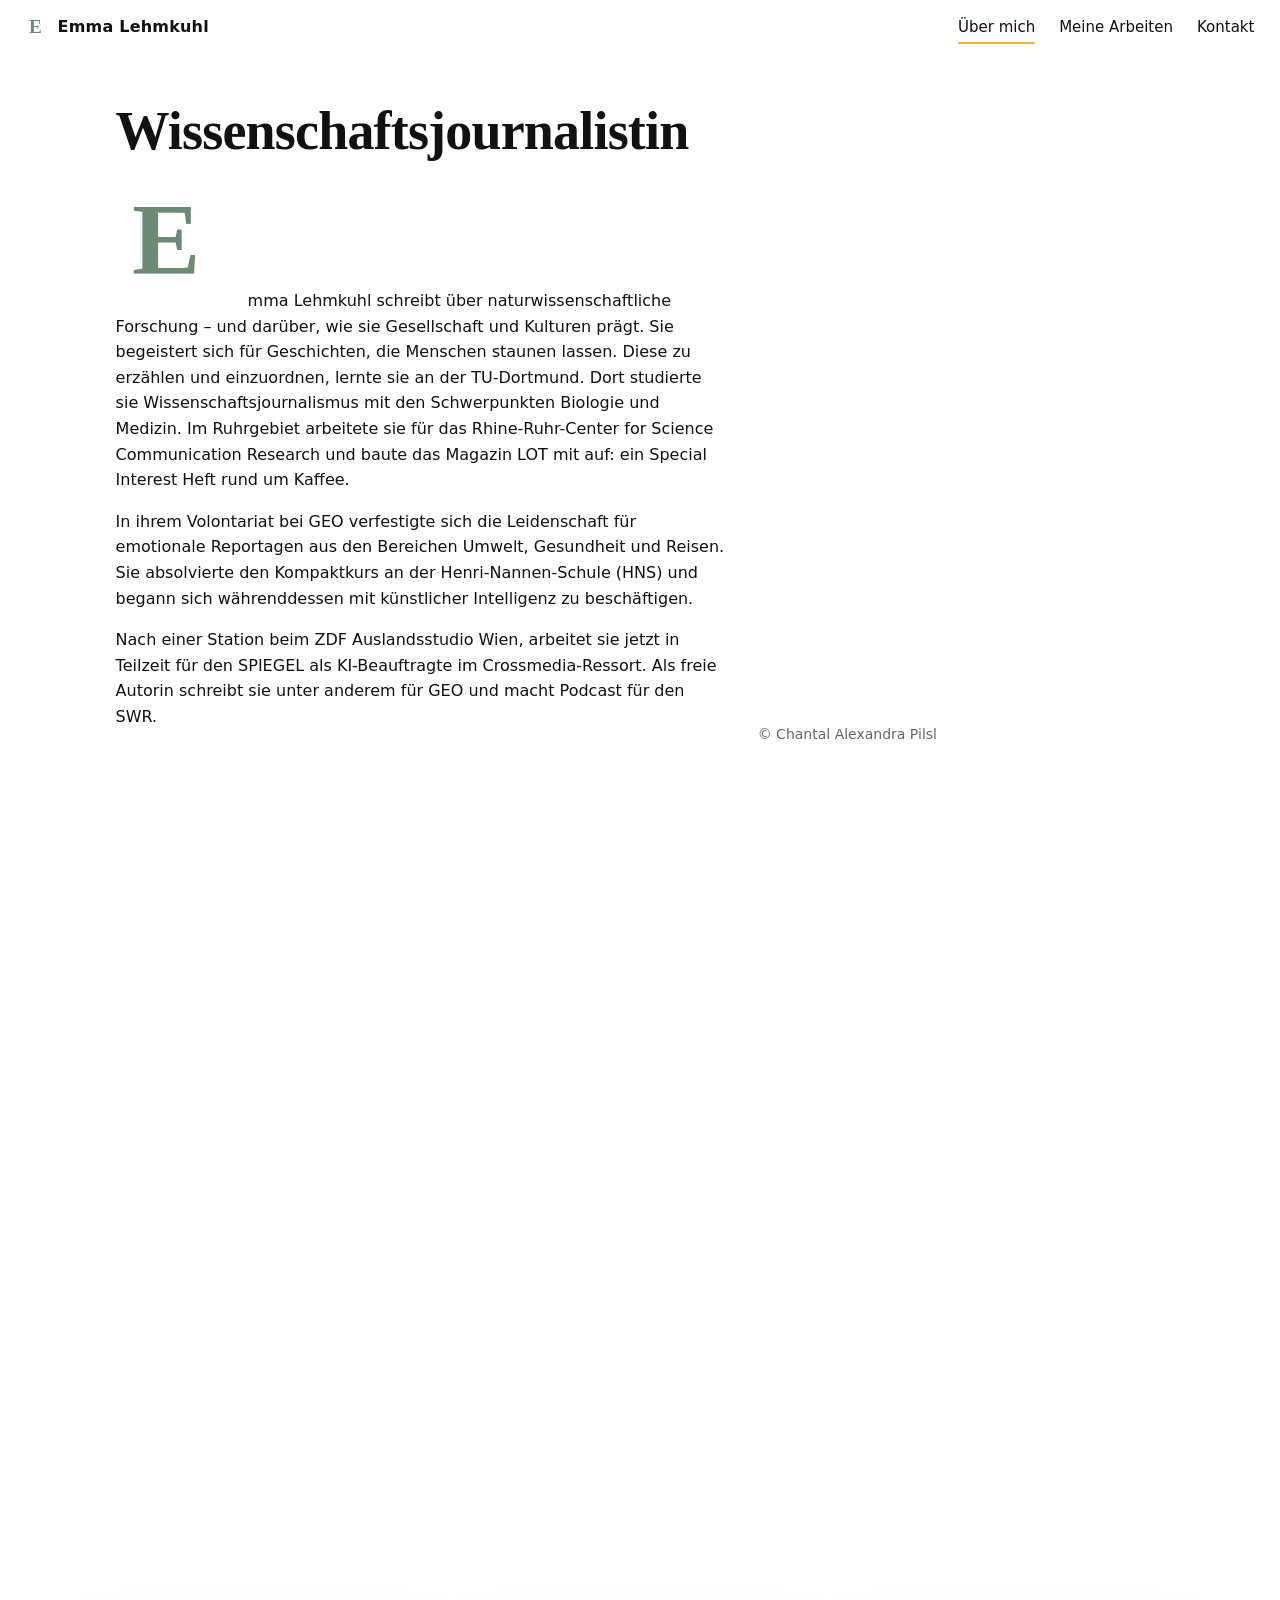
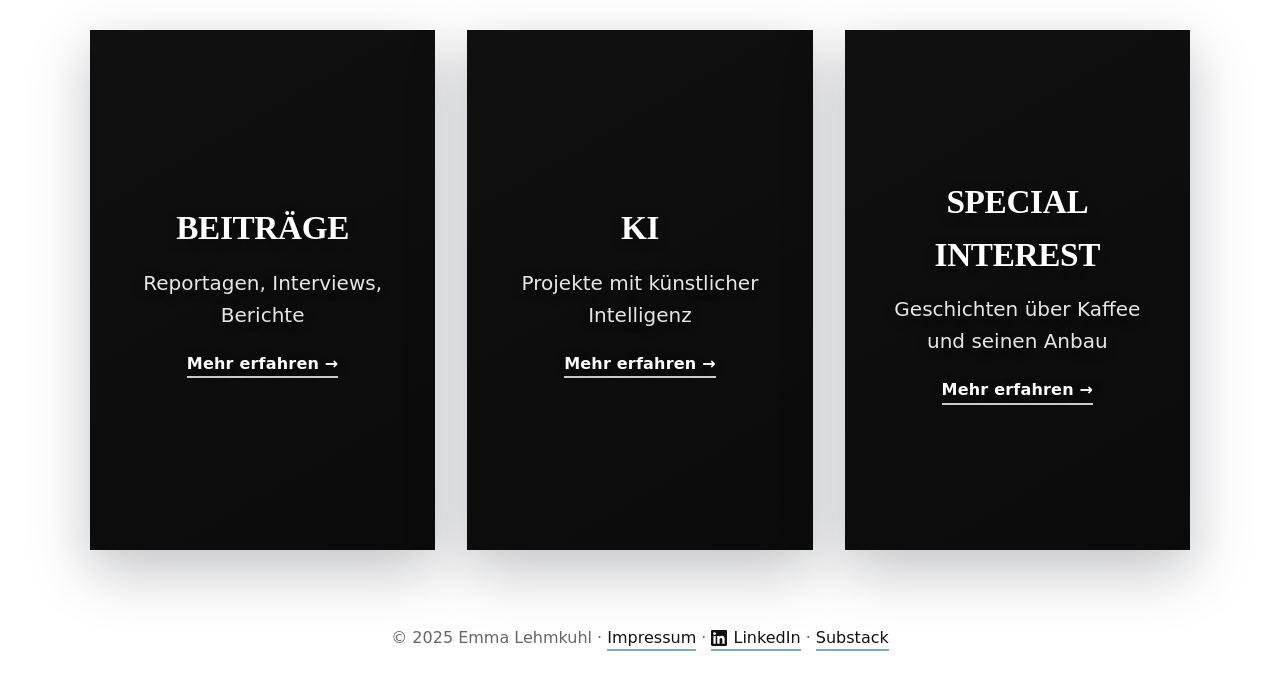
<file: index.html>
<!doctype html>
<html lang="de">
<head>
  <meta charset="utf-8">
  <title>Lehm-kuhl.de</title>
  <meta http-equiv="refresh" content="0; url=Style/index.html">
</head>

<body>
  <p>Weiterleitung zur Website …</p>
  <p>
    <a href="Style/index.html">Falls die Weiterleitung nicht funktioniert, hier klicken.</a>
  </p>
</body>
</html>
</file>
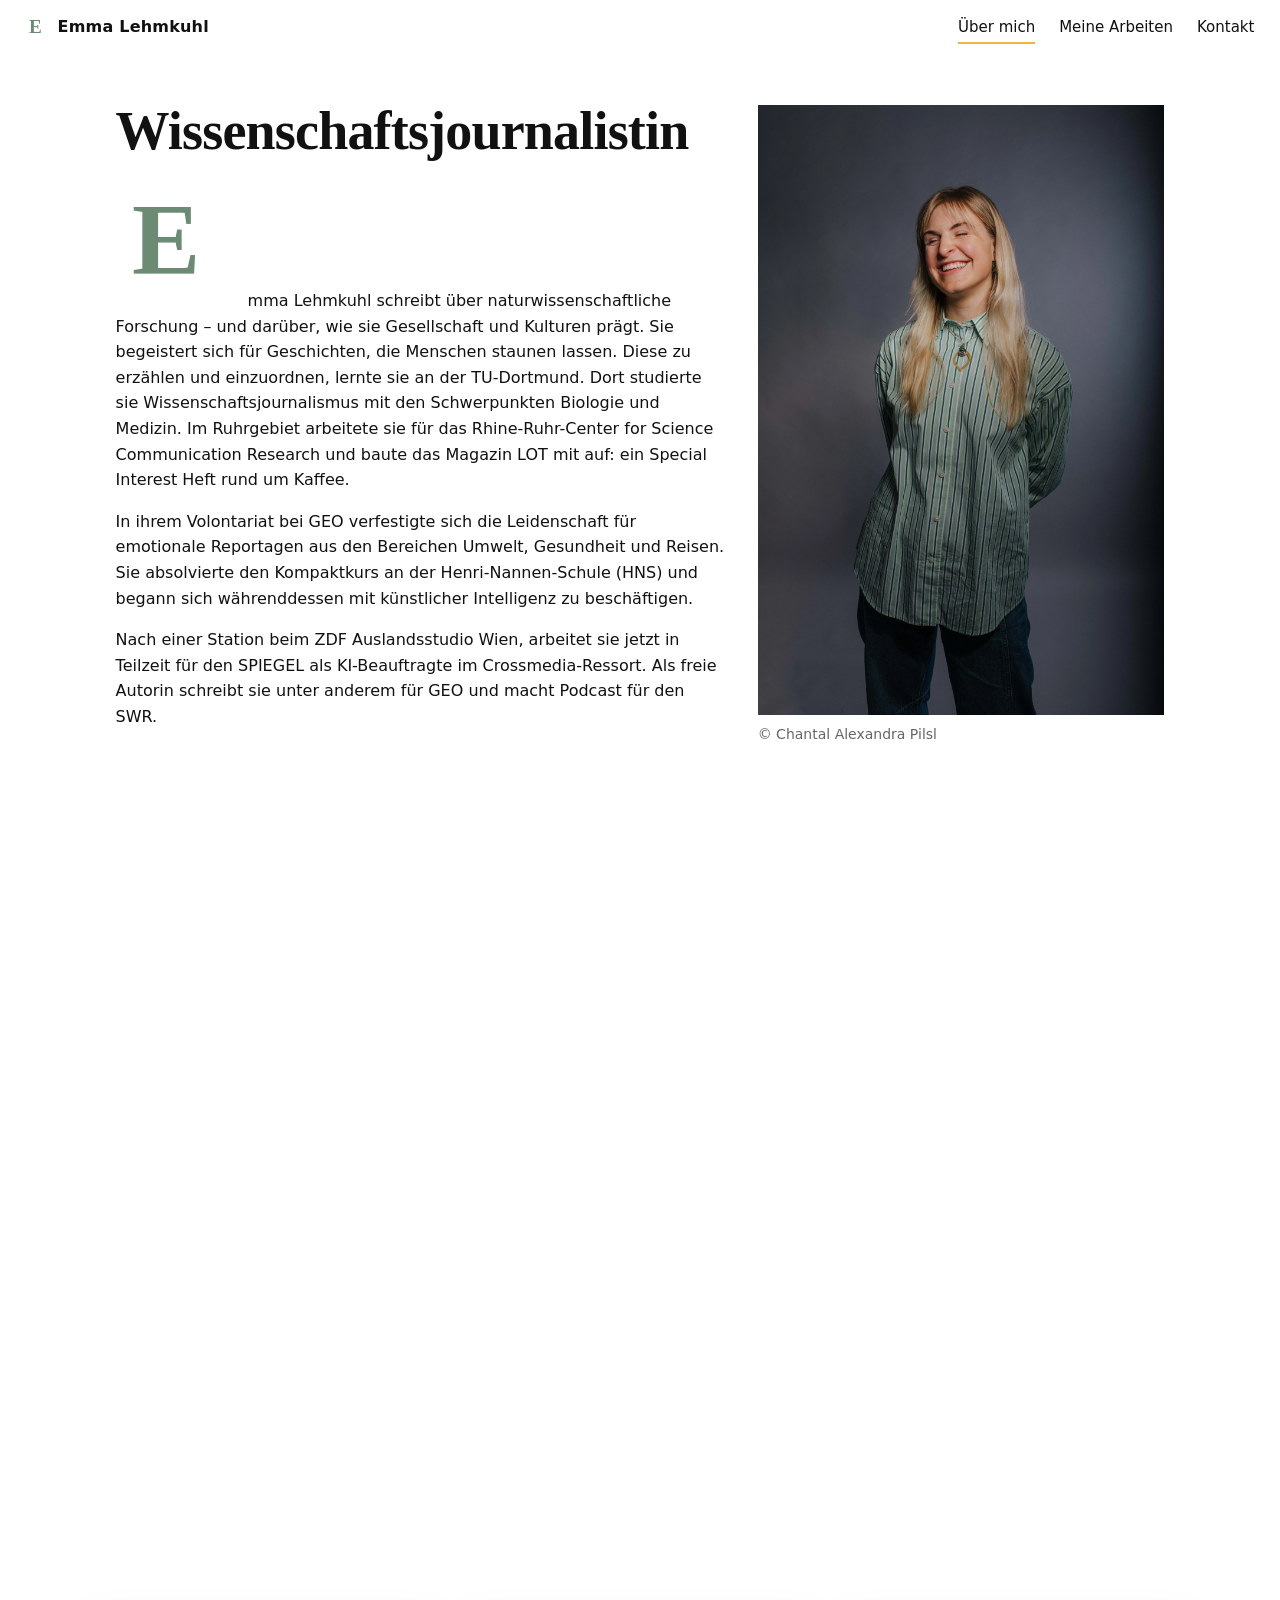
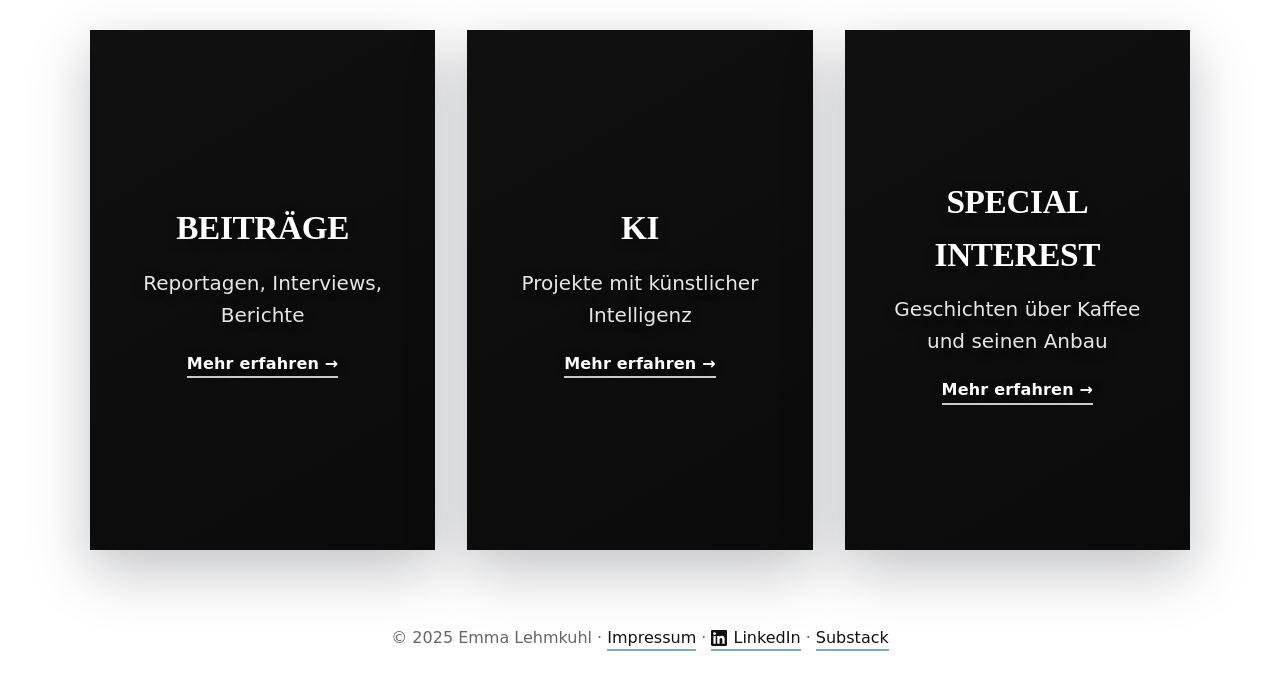
<file: Style/index.html>
<!doctype html>
<html lang="de" translate="yes">
<head>
  <meta charset="utf-8">
  <meta name="viewport" content="width=device-width, initial-scale=1">
  <title>Über mich – Emma Lehmkuhl</title>
  <link rel="icon" type="image/svg+xml" href="../Logo/logo1.svg">
  <link rel="preconnect" href="https://fonts.googleapis.com">
  <link rel="preconnect" href="https://fonts.gstatic.com" crossorigin>
  <link href="https://fonts.googleapis.com/css2?family=Instrument+Serif:ital@0;1&family=Inter:wght@300;400;500;600;800&display=swap" rel="stylesheet">
  <link rel="stylesheet" href="../Style/style.css">
  <meta name="description" content="Über mich: Wissenschaftsjournalistin, urban und naturverbunden.">
  <meta name="referrer" content="strict-origin-when-cross-origin">
  <meta http-equiv="Content-Security-Policy" content="default-src 'self'; img-src 'self' data: https:; style-src 'self' https://fonts.googleapis.com; font-src 'self' https://fonts.gstatic.com; script-src 'self'; frame-src https://open.spotify.com; connect-src 'self'; base-uri 'self'; form-action 'self'; frame-ancestors 'none'; upgrade-insecure-requests">
</head>
<body class="page-home">
  <header class="site-header">
    <a class="logo" href="index.html">
      <img src="../Logo/logo1.svg" alt="E" class="logo-icon">
      Emma Lehmkuhl
    </a>
    <button class="nav-toggle" aria-expanded="false" aria-controls="site-nav" aria-label="Menü öffnen">
      <span class="burger"></span>
    </button>
    <nav id="site-nav" class="site-nav">
      <a class="active" href="index.html">Über mich</a>
      <a href="arbeiten-schreiben.html">Meine Arbeiten</a>
      <a href="kontakt.html">Kontakt</a>
    </nav>
  </header>

  <main>
    <div class="content">
      <article class="about">
        <div class="about-text">
          <h1>Wissenschaftsjournalistin</h1>
          <p><img src="../Logo/logo1.svg" alt="E" class="inline-logo">mma Lehmkuhl schreibt über naturwissenschaftliche Forschung – und darüber, wie sie Gesellschaft und Kulturen prägt. Sie begeistert sich für Geschichten, die Menschen staunen lassen. Diese zu erzählen und einzuordnen, lernte sie an der TU-Dortmund. Dort studierte sie Wissenschaftsjournalismus mit den Schwerpunkten Biologie und Medizin. Im Ruhrgebiet arbeitete sie für das Rhine-Ruhr-Center for Science Communication Research und baute das Magazin LOT mit auf: ein Special Interest Heft rund um Kaffee.</p>
          <p>In ihrem Volontariat bei GEO verfestigte sich die Leidenschaft für emotionale Reportagen aus den Bereichen Umwelt, Gesundheit und Reisen. Sie absolvierte den Kompaktkurs an der Henri-Nannen-Schule (HNS) und begann sich währenddessen mit künstlicher Intelligenz zu beschäftigen.</p>
          <p>Nach einer Station beim ZDF Auslandsstudio Wien, arbeitet sie jetzt in Teilzeit für den SPIEGEL als KI-Beauftragte im Crossmedia-Ressort. Als freie Autorin schreibt sie unter anderem für GEO und macht Podcast für den SWR.</p>
          
        </div>
        <figure class="about-figure">
          <div class="portrait-swap">
            <img class="portrait smile" src="../Seiten/assets/portraitsmile.webp" alt="Portrait von Emma Lehmkuhl – lächelnd" fetchpriority="high" decoding="async">
            <img class="portrait serious" src="../Seiten/assets/portraitserious.webp" alt="Portrait von Emma Lehmkuhl – ernst" loading="lazy" decoding="async" aria-hidden="true">
          </div>
          <figcaption>© Chantal Alexandra Pilsl</figcaption>
        </figure>
      </article>
    </div>

    <section class="hero hero-left">
      <div class="hero-slider" aria-hidden="true">
        <a class="hero-link" href="https://www.geo.de/wissen/iranische-kickboxerin--ihr-vater-sperrte-sie-ein---weil-sie-gewann-35795998.html" target="_blank" rel="noopener noreferrer" aria-label="Zum Artikel: Iranische Kickboxerin">
          <img class="hero-slide" src="../Seiten/assets/Iran_heading.webp" alt="Iran: Kickboxerin" loading="eager" fetchpriority="high" decoding="async">
        </a>
        <a class="hero-link" href="https://www.geo.de/wissen/aus-worten-werden-welten--wie-sprache-unser-denken-formt-36111118.html" target="_blank" rel="noopener noreferrer" aria-label="Zum Artikel: Sprache">
          <img class="hero-slide" src="../Seiten/assets/Sprache_heading.webp" alt="Sprache: Aus Worten werden Welten" loading="lazy" fetchpriority="low" decoding="async">
        </a>
        <a class="hero-link" href="https://www.mpg.de/26812049/gabelschwanzmoewen" target="_blank" rel="noopener noreferrer" aria-label="Zum Artikel: KI liest Gedanken">
          <img class="hero-slide" src="../Seiten/assets/Möwen3.webp" alt="Gabelschwanzmöwen" loading="lazy" fetchpriority="low" decoding="async">
        </a>
        <a class="hero-link" href="https://www.geo.de/wissen/aphantasie--leben-ohne-vorstellungskraft-35259256.html" target="_blank" rel="noopener noreferrer" aria-label="Zum Artikel: Aphantasie">
          <img class="hero-slide" src="../Seiten/assets/Aphantasie.webp" alt="Aphantasie" loading="lazy" fetchpriority="low" decoding="async">
        </a>
        <a class="hero-link" href="https://www.zdfheute.de/politik/ausland/trump-foerdergelder-wissenschaft-stipendien-oesterreich-100.html" target="_blank" rel="noopener noreferrer" aria-label="Zum Artikel: SaveScience">
          <img class="hero-slide" src="../Seiten/assets/zdfWien.webp" alt="Save Science" loading="lazy" fetchpriority="low" decoding="async">
        </a>
      </div>
      <div class="hero-text" aria-hidden="true">
        <h1></h1>
        <p></p>
      </div>
    </section>

    <section class="focus-grid align-right focus-wide" aria-labelledby="focus-title">
      <div class="content">
        <h2 id="focus-title"></h2>
        <div class="focus-cards">
          <a class="focus-card" href="arbeiten-schreiben.html" aria-label="Zu Arbeiten: Schreiben">
            <div class="focus-media">
              <img src="../Seiten/assets/schreiben3.webp" alt="Notizbuch und Stift auf einem Tisch" loading="lazy" decoding="async">
            </div>
            <div class="focus-body">
              <h3>Beiträge</h3>
              <p>Reportagen, Interviews, Berichte</p>
              <span class="focus-cta">Mehr erfahren →</span>
            </div>
          </a>

          <a class="focus-card" href="arbeiten-ki.html" aria-label="Zu Arbeiten: KI">
            <div class="focus-media">
              <img src="../Seiten/assets/KI.webp" alt="Abstraktes KI-Visual mit Netzwerkknoten" loading="lazy" decoding="async">
            </div>
            <div class="focus-body">
              <h3>KI</h3>
              <p>Projekte mit künstlicher Intelligenz</p>
              <span class="focus-cta">Mehr erfahren →</span>
            </div>
          </a>

          <a class="focus-card" href="arbeiten-special.html" aria-label="Zu Arbeiten: Special Interest">
            <div class="focus-media">
              <img src="../Seiten/assets/lot11.jpg" alt="Outdoor-Szene in der Natur" loading="lazy" decoding="async">
            </div>
            <div class="focus-body">
              <h3>Special Interest</h3>
              <p>Geschichten über Kaffee und seinen Anbau</p>
              <span class="focus-cta">Mehr erfahren →</span>
            </div>
          </a>
        </div>
      </div>
    </section>
  </main>

  <footer class="site-footer">
    <p>© 2025 Emma Lehmkuhl · <a class="link-underline" href="impressum.html">Impressum</a> · <a class="link-underline" href="https://www.linkedin.com/in/emma-lehmkuhl/" target="_blank" rel="noopener noreferrer"><svg xmlns="http://www.w3.org/2000/svg" width="16" height="16" viewBox="0 0 24 24" fill="currentColor" class="linkedin-icon"><path d="M20.447 20.452h-3.554v-5.569c0-1.328-.027-3.037-1.852-3.037-1.853 0-2.136 1.447-2.136 2.943v5.663H9.351V9h3.414v1.561h.049c.476-.9 1.637-1.852 3.369-1.852 3.602 0 4.266 2.371 4.266 5.455v6.288zM5.337 7.433c-1.144 0-2.069-.927-2.069-2.07 0-1.144.925-2.069 2.069-2.069 1.143 0 2.069.925 2.069 2.069 0 1.143-.926 2.07-2.069 2.07zM6.995 20.452H3.677V9h3.318v11.452zM22.225 0H1.771C.792 0 0 .774 0 1.729v20.542C0 23.226.792 24 1.771 24h20.451C23.2 24 24 23.226 24 22.271V1.729C24 .774 23.2 0 22.222 0h.003z"/></svg>LinkedIn</a> · <a class="link-underline" href="https://substack.com/@emmadwoa/posts" target="_blank" rel="noopener noreferrer">Substack</a></p>
  </footer>

  <script src="main.js"></script>
</body>
</html>
</file>
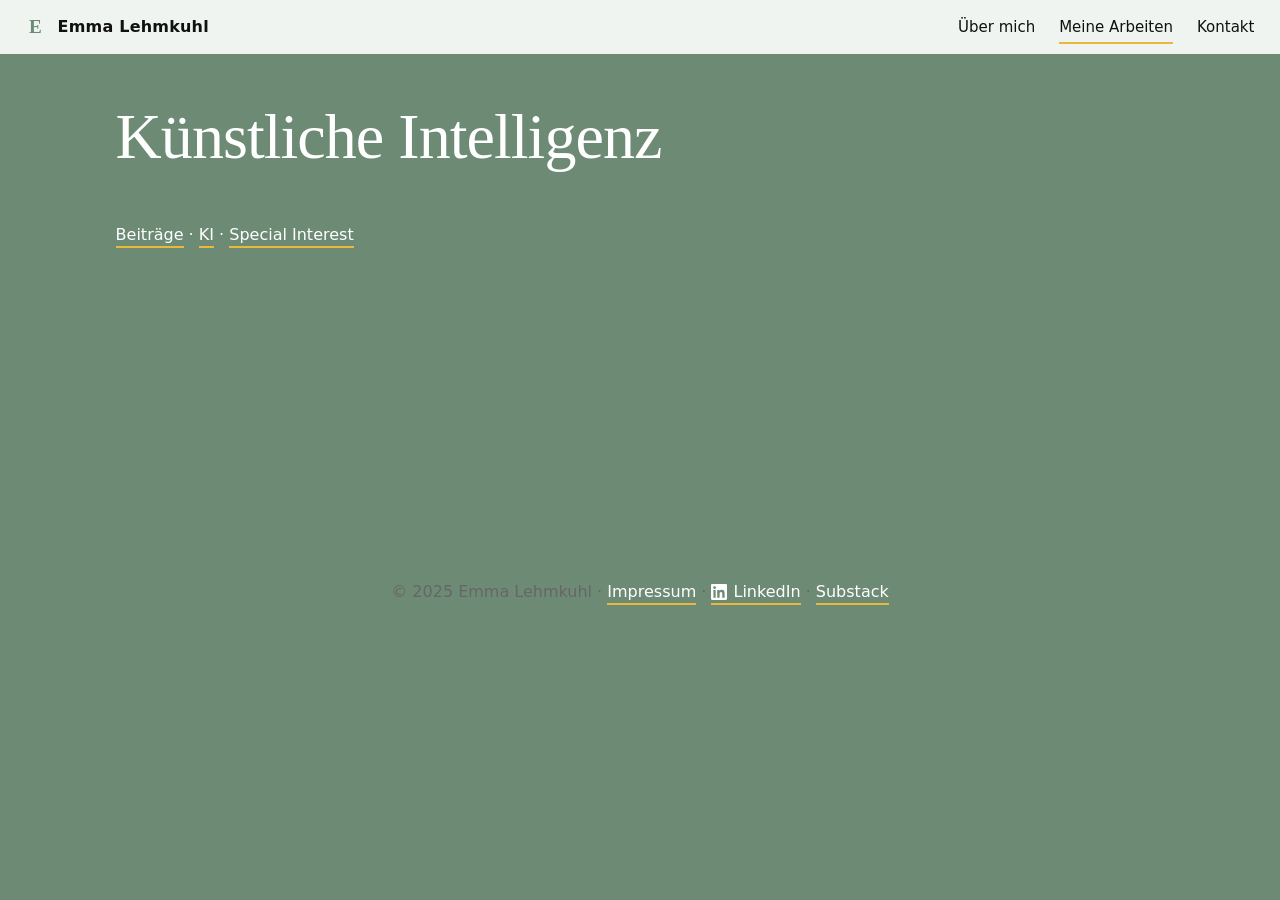
<file: Style/arbeiten-ki.html>
<!doctype html>
<html lang="de" translate="yes">
<head>
  <meta charset="utf-8">
  <meta name="viewport" content="width=device-width, initial-scale=1">
  <title>Arbeiten – Künstliche Intelligenz</title>
  <link rel="icon" type="image/svg+xml" href="../Logo/logo1.svg">
  <link rel="preconnect" href="https://fonts.googleapis.com">
  <link rel="preconnect" href="https://fonts.gstatic.com" crossorigin>
  <link href="https://fonts.googleapis.com/css2?family=Instrument+Serif:ital@0;1&family=Inter:wght@300;400;500;600;800&display=swap" rel="stylesheet">
  <link rel="stylesheet" href="../Style/style.css">
  <meta name="description" content="KI-Projekte: Technik verständlich erklärt – mit journalistischem Blick.">
  <meta name="referrer" content="strict-origin-when-cross-origin">
  <meta http-equiv="Content-Security-Policy" content="default-src 'self'; img-src 'self' data: https:; style-src 'self' https://fonts.googleapis.com; font-src 'self' https://fonts.gstatic.com; script-src 'self'; frame-src https://open.spotify.com; connect-src 'self'; base-uri 'self'; form-action 'self'; frame-ancestors 'none'; upgrade-insecure-requests">
</head>
<body class="page-arbeiten page-arbeiten-ki">
  <header class="site-header">
    <a class="logo" href="index.html">
      <img src="../Logo/logo1.svg" alt="E" class="logo-icon">
      Emma Lehmkuhl
    </a>
    <button class="nav-toggle" aria-expanded="false" aria-controls="site-nav" aria-label="Menü öffnen">
      <span class="burger"></span>
    </button>
    <nav id="site-nav" class="site-nav">
      <a href="index.html">Über mich</a>
      <a class="active" href="arbeiten.html">Meine Arbeiten</a>
      <a href="kontakt.html">Kontakt</a>
    </nav>
  </header>

  <main class="content">
    <section class="works">
      <h1>Künstliche Intelligenz</h1>
      <p>
        
        <a class="link-underline" href="arbeiten-schreiben.html">Beiträge</a> ·
        <a class="link-underline" href="arbeiten-ki.html">KI</a> ·
        <a class="link-underline" href="arbeiten-special.html">Special Interest</a>
      </p>
     
        <div class="podcast-embed">
          <iframe src="https://open.spotify.com/embed/episode/205rFkCtCbwpzXeB3ALUzU" width="100%" height="232" frameborder="0" allowtransparency="true" allow="autoplay; clipboard-write; encrypted-media; fullscreen; picture-in-picture" loading="lazy" title="Spotify Podcast Episode"></iframe>
        </div>

      </section>
  </main>

  <footer class="site-footer">
    <p>© 2025 Emma Lehmkuhl · <a class="link-underline" href="impressum.html">Impressum</a> · <a class="link-underline" href="https://www.linkedin.com/in/emma-lehmkuhl/" target="_blank" rel="noopener noreferrer"><svg xmlns="http://www.w3.org/2000/svg" width="16" height="16" viewBox="0 0 24 24" fill="currentColor" class="linkedin-icon"><path d="M20.447 20.452h-3.554v-5.569c0-1.328-.027-3.037-1.852-3.037-1.853 0-2.136 1.447-2.136 2.943v5.663H9.351V9h3.414v1.561h.049c.476-.9 1.637-1.852 3.369-1.852 3.602 0 4.266 2.371 4.266 5.455v6.288zM5.337 7.433c-1.144 0-2.069-.927-2.069-2.07 0-1.144.925-2.069 2.069-2.069 1.143 0 2.069.925 2.069 2.069 0 1.143-.926 2.07-2.069 2.07zM6.995 20.452H3.677V9h3.318v11.452zM22.225 0H1.771C.792 0 0 .774 0 1.729v20.542C0 23.226.792 24 1.771 24h20.451C23.2 24 24 23.226 24 22.271V1.729C24 .774 23.2 0 22.222 0h.003z"/></svg>LinkedIn</a> · <a class="link-underline" href="https://substack.com/@emmadwoa/posts" target="_blank" rel="noopener noreferrer">Substack</a></p>
  </footer>

  <script src="main.js"></script>
</body>
</html>
</file>
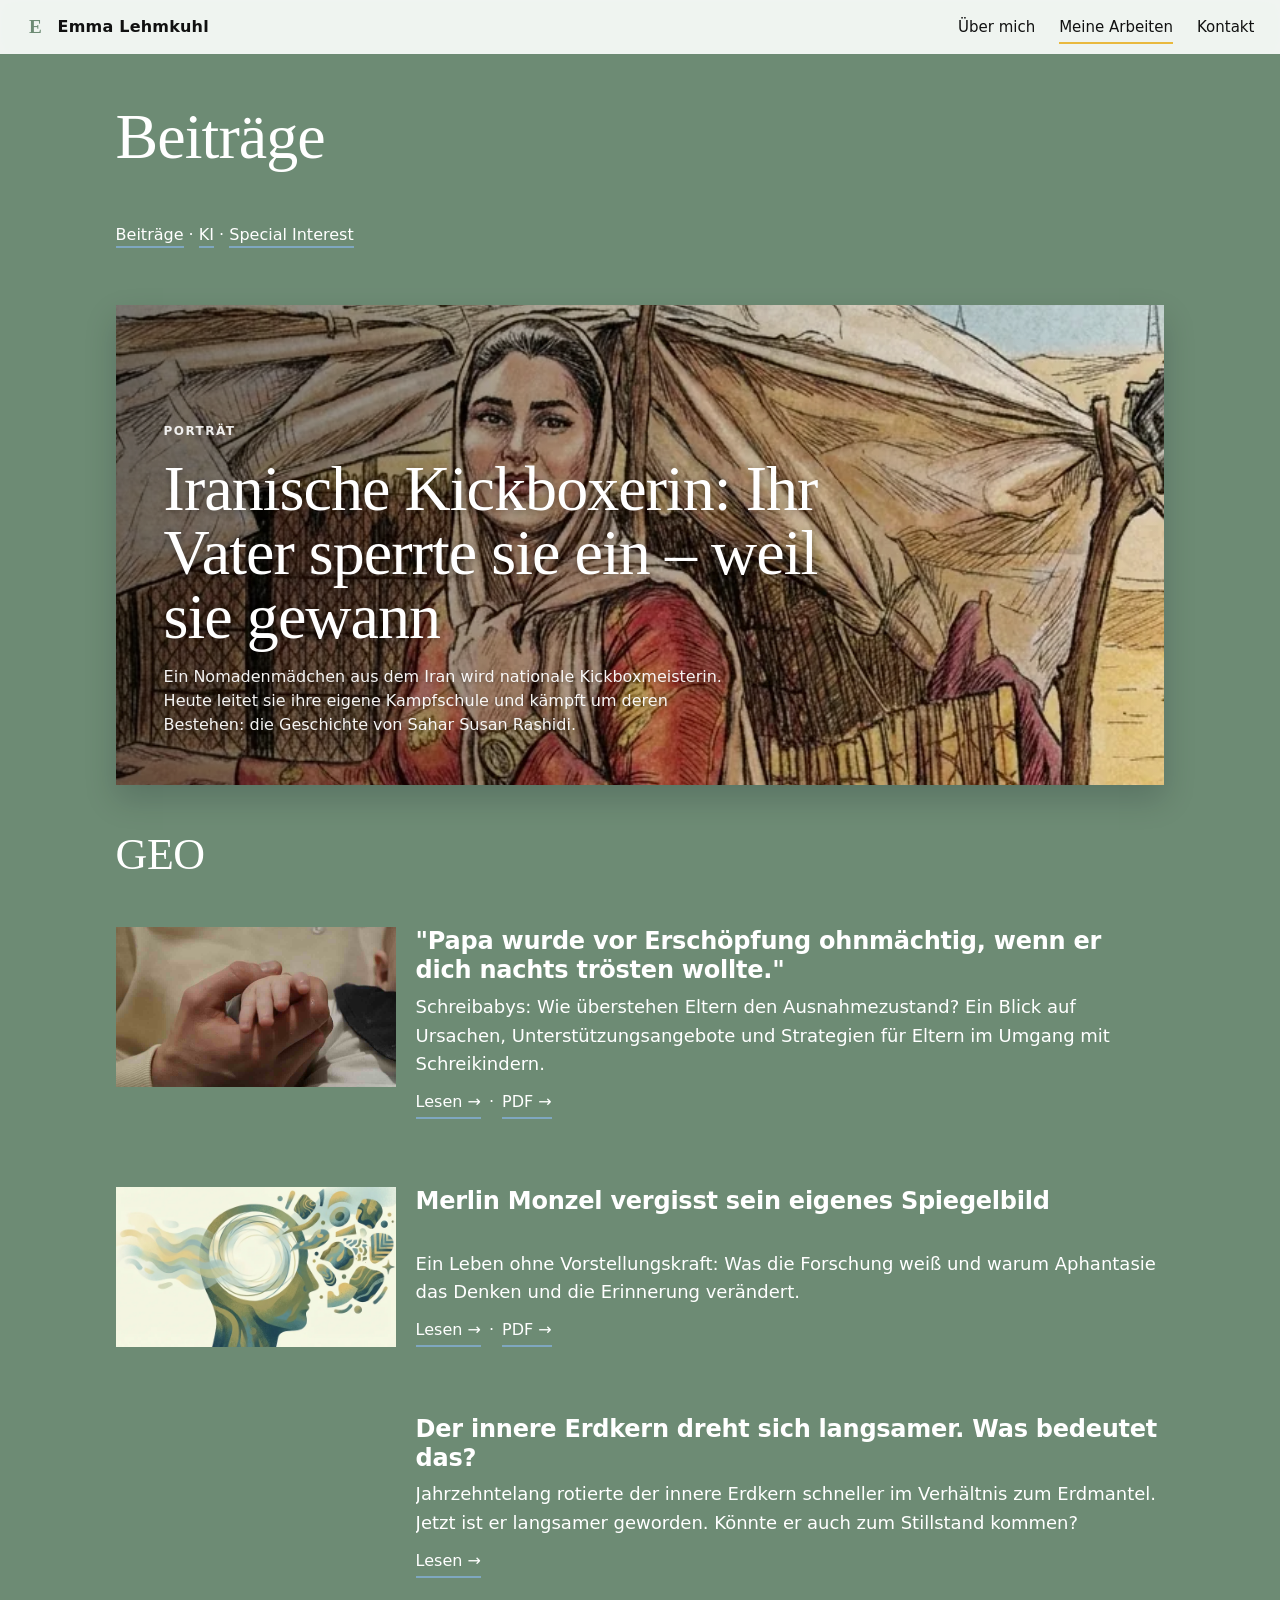
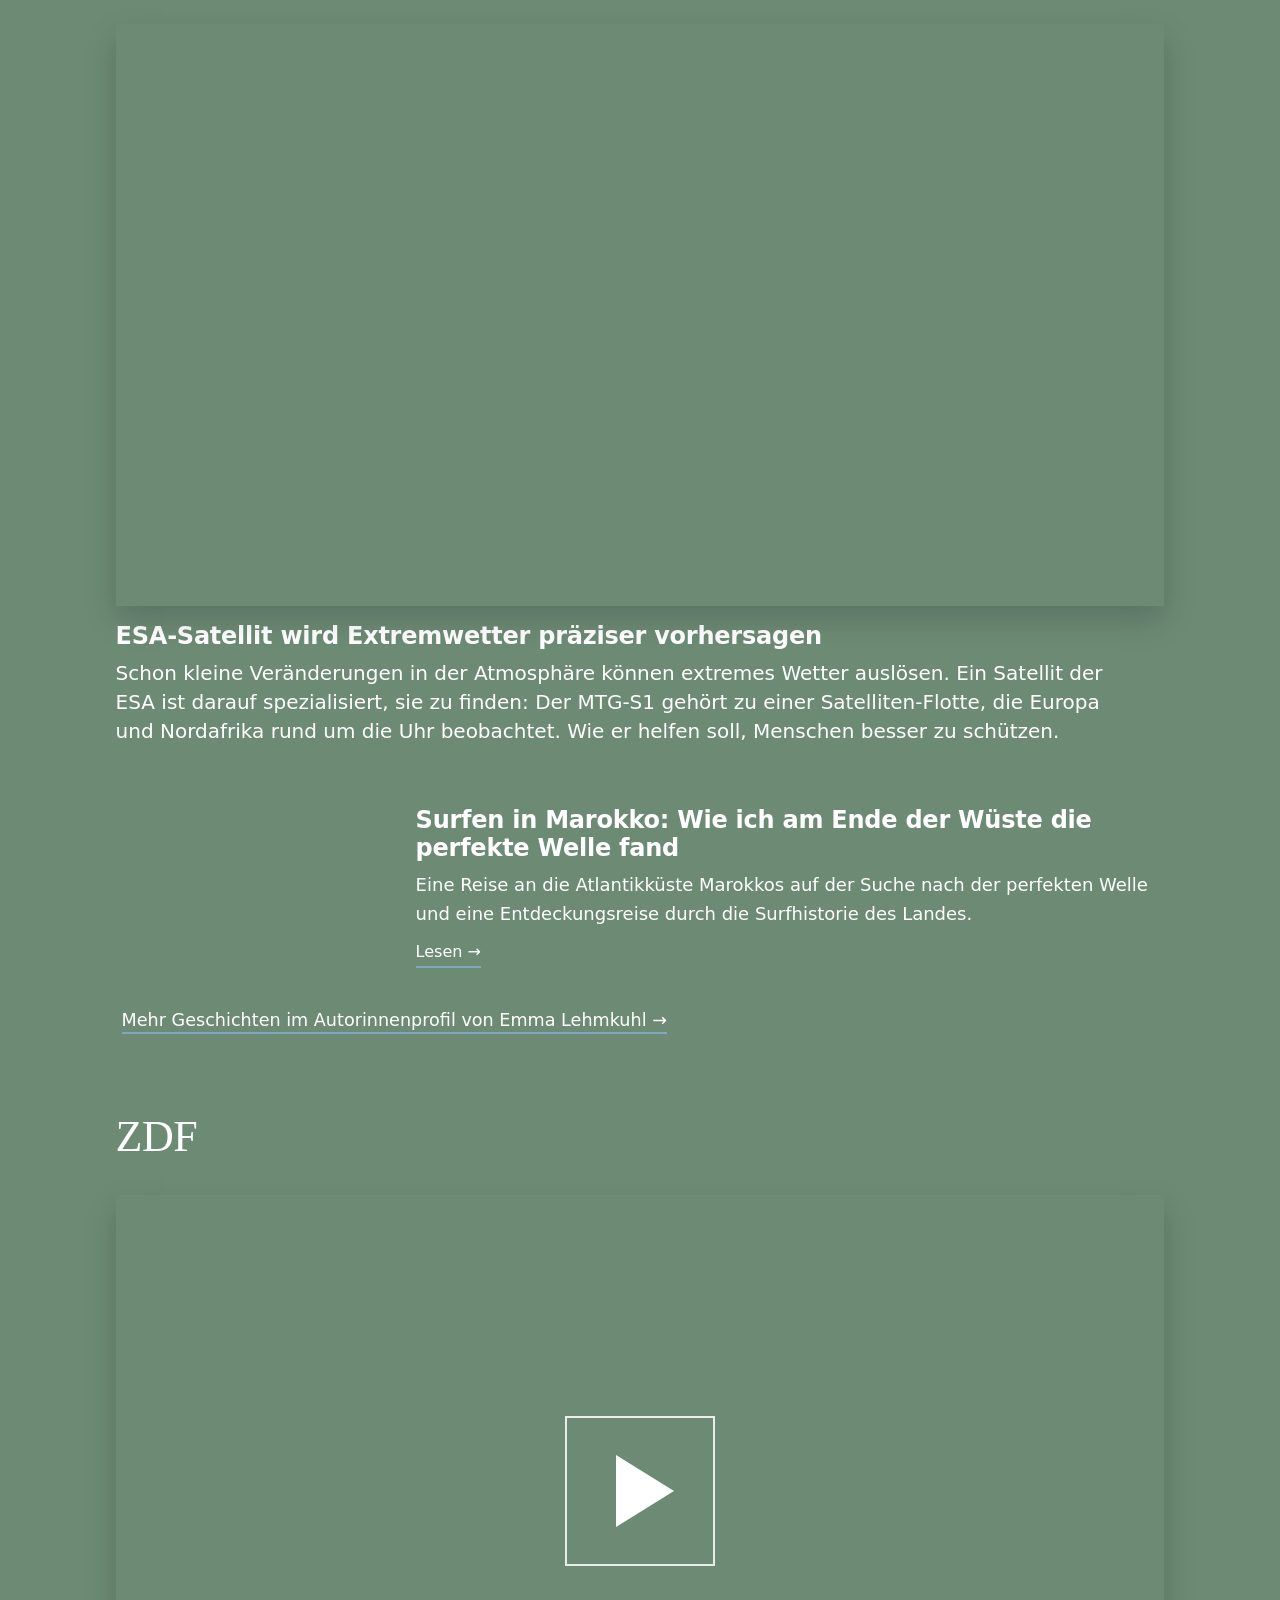
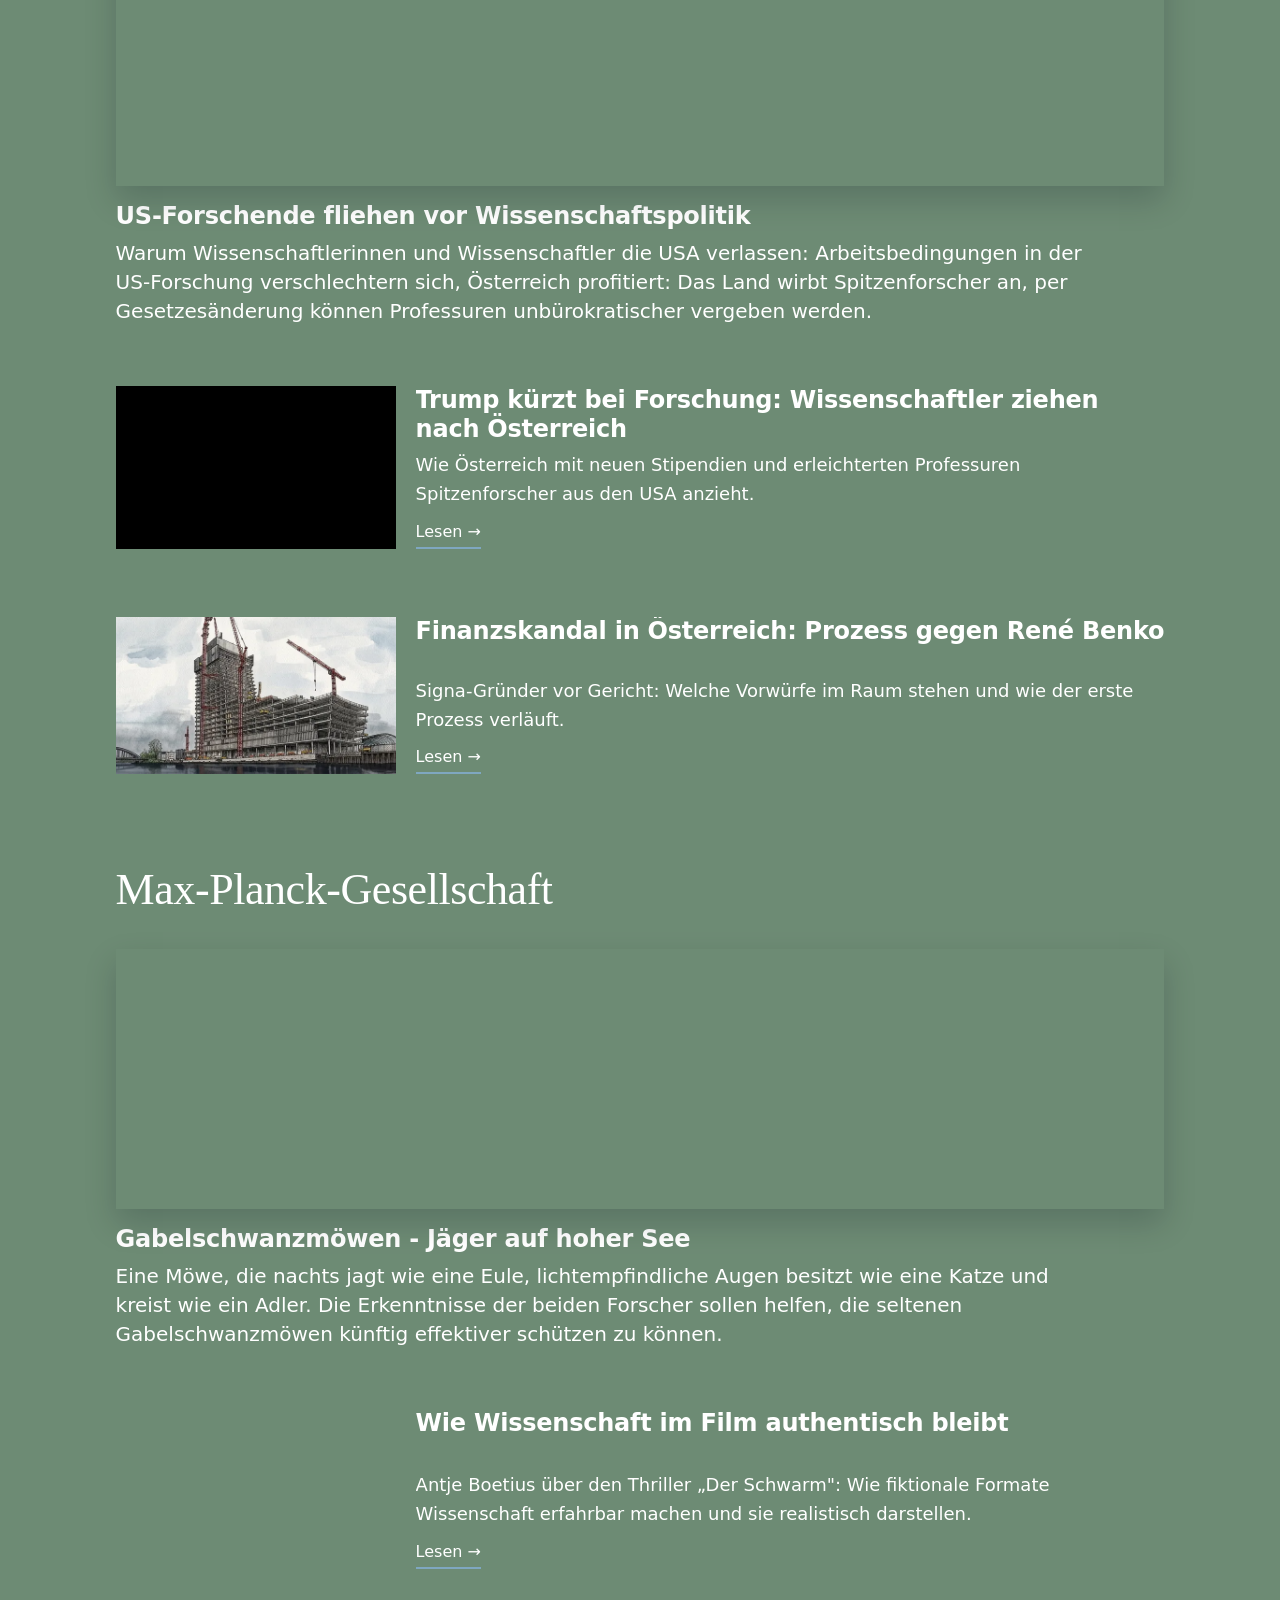
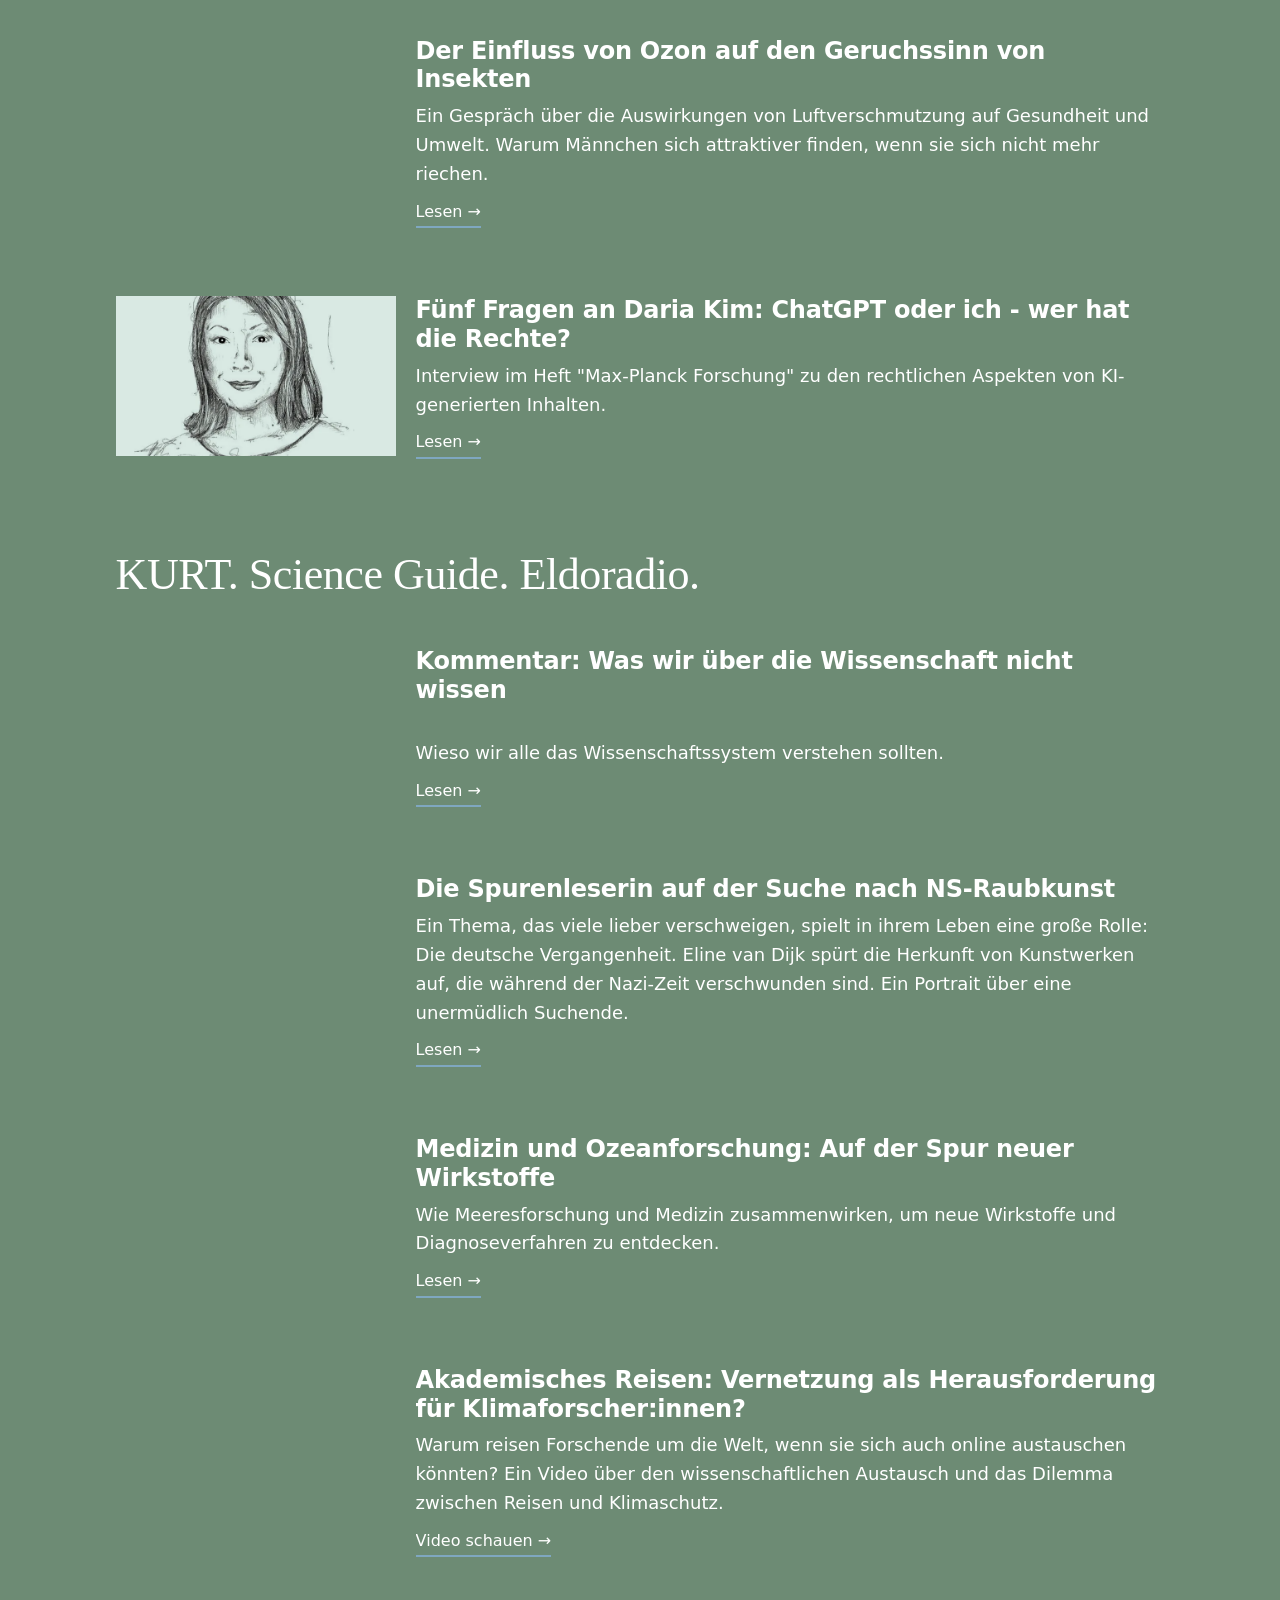
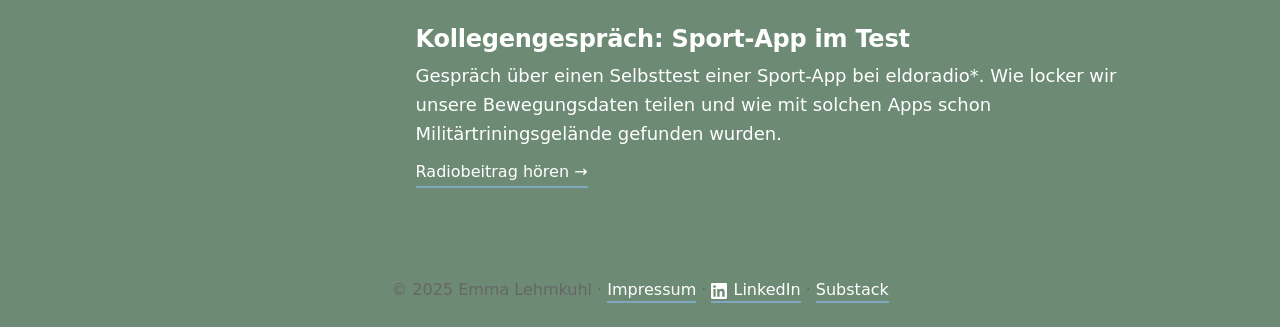
<file: Style/arbeiten-schreiben.html>
<!doctype html>
<html lang="de" translate="yes">
<head>
  <meta charset="utf-8">
  <meta name="viewport" content="width=device-width, initial-scale=1">
  <title>Arbeiten – Schreiben</title>
  <link rel="icon" type="image/svg+xml" href="../Logo/logo1.svg">
  <link rel="preconnect" href="https://fonts.googleapis.com">
  <link rel="preconnect" href="https://fonts.gstatic.com" crossorigin>
  <link href="https://fonts.googleapis.com/css2?family=Instrument+Serif:ital@0;1&family=Inter:wght@300;400;500;600;800&display=swap" rel="stylesheet">
  <link rel="stylesheet" href="../Style/style.css">
  <meta name="description" content="Schreib-Projekte: Reportagen, Interviews, Analysen.">
  <meta name="referrer" content="strict-origin-when-cross-origin">
  <meta http-equiv="Content-Security-Policy" content="default-src 'self'; img-src 'self' data: https:; style-src 'self' https://fonts.googleapis.com; font-src 'self' https://fonts.gstatic.com; script-src 'self'; frame-src https://open.spotify.com; connect-src 'self'; base-uri 'self'; form-action 'self'; frame-ancestors 'none'; upgrade-insecure-requests">
</head>
<body class="page-arbeiten page-arbeiten-schreiben">
  <header class="site-header">
    <a class="logo" href="index.html">
      <img src="../Logo/logo1.svg" alt="E" class="logo-icon">
      Emma Lehmkuhl
    </a>
    <button class="nav-toggle" aria-expanded="false" aria-controls="site-nav" aria-label="Menü öffnen">
      <span class="burger"></span>
    </button>
    <nav id="site-nav" class="site-nav">
      <a href="index.html">Über mich</a>
      <a class="active" href="arbeiten-schreiben.html">Meine Arbeiten</a>
      <a href="kontakt.html">Kontakt</a>
    </nav>
  </header>

  <main class="content">
    <section class="works">
      <h1>Beiträge</h1>
      <p>
        
      <a class="link-underline" href="arbeiten-schreiben.html">Beiträge</a> ·
        <a class="link-underline" href="arbeiten-ki.html">KI</a> ·
        <a class="link-underline" href="arbeiten-special.html">Special Interest</a>
      </p>
    
      

      <!-- GEO Artikel -->
      <div class="work-section" id="geo">
        <a href="../pdfs/Iranische Kickboxerin_ Ihr Vater sperrte sie ein – weil sie gewann - [GEO].pdf" target="_blank" rel="noopener noreferrer" class="article-hero iran-header">
          <img class="article-hero-bg" src="../Seiten/assets/saharZeichnung.webp" alt="Iranische Kickboxerin" loading="eager" fetchpriority="high" decoding="async">
          <div class="article-hero-overlay"></div>
          <div class="article-hero-content">
            <span class="article-hero-label">Porträt</span>
            <h3 class="article-hero-title">Iranische Kickboxerin: Ihr Vater sperrte sie ein – weil sie gewann</h3>
            <p class="article-hero-excerpt">Ein Nomadenmädchen aus dem Iran wird nationale Kickboxmeisterin. Heute leitet sie ihre eigene Kampfschule und kämpft um deren Bestehen: die Geschichte von Sahar Susan Rashidi. </p>
          </div>
        </a>

        <h2>GEO</h2>
         <article class="work-card">
          <img src="../Seiten/assets/Schreikinder2.jpg" alt="Eltern mit Schreibababy" loading="lazy" decoding="async">
          <div>
            <h3>"Papa wurde vor Erschöpfung ohnmächtig, wenn er dich nachts trösten wollte."</h3>
            <p>Schreibabys: Wie überstehen Eltern den Ausnahmezustand? Ein Blick auf Ursachen, Unterstützungsangebote und Strategien für Eltern im Umgang mit Schreikindern.</p>
            <div class="links-row">
              <a class="link-underline" href="https://www.geo.de/wissen/gesundheit/schreibabys--wie-ueberstehen-eltern-den-ausnahmezustand--36970410.html" target="_blank" rel="noopener noreferrer" aria-label="Zum Artikel Schreibabys: Wie überstehen Eltern den Ausnahmezustand?">Lesen →</a>
              <span class="link-separator">·</span>
              <a class="link-underline" href="../pdfs/Schreibabys_ Wie überstehen Eltern den Ausnahmezustand_ - [GEO].pdf" target="_blank" rel="noopener noreferrer" aria-label="PDF des Artikels Schreibabys">PDF →</a>
            </div>
          </div>
        </article>


        <article class="work-card">
          <img src="../Seiten/assets/Aphantasie22.webp" alt="Symbolbild für das Leben ohne innere Bilder" loading="lazy" decoding="async">
          <div>
            <h3>Merlin Monzel vergisst sein eigenes Spiegelbild</h3>
            <p>Ein Leben ohne Vorstellungskraft: Was die Forschung weiß und
            warum Aphantasie das Denken und die Erinnerung verändert.</p>
            <div class="links-row">
              <a class="link-underline" href="https://www.geo.de/wissen/aphantasie--leben-ohne-vorstellungskraft-35259256.html" target="_blank" rel="noopener noreferrer" aria-label="Zum Artikel Aphantasie: Leben ohne Vorstellungskraft">Lesen →</a>
              <span class="link-separator">·</span>
              <a class="link-underline" href="../pdfs/Aphantasie&#x3a; Leben ohne Vorstellungskraft - [GEO].pdf" target="_blank" rel="noopener noreferrer" aria-label="PDF des Aphantasie Artikels">PDF →</a>
            </div>
          </div>
        </article>

        <article class="work-card">
          <img src="../Seiten/assets/erdkern.webp" alt="Symbolbild Forschung und Geowissenschaften" loading="lazy" decoding="async">
          <div>
            <h3>Der innere Erdkern dreht sich langsamer. Was bedeutet das?</h3>
            <p>Jahrzehntelang rotierte der innere Erdkern schneller im Verhältnis zum Erdmantel. Jetzt ist er langsamer geworden. Könnte er auch zum Stillstand kommen?</p>
            <a class="link-underline" href="https://www.geo.de/wissen/der-innere-erdkern-dreht-sich-langsamer--was-bedeutet-das--36029294.html" target="_blank" rel="noopener noreferrer" aria-label="Zum Artikel Der innere Erdkern dreht sich langsamer. Was bedeutet das?">Lesen →</a>
          </div>
        </article>

        <a href="https://www.geo.de/wissen/wie-wir-extremwetter-vorhersagen-koennen-36129308.html" target="_blank" rel="noopener noreferrer" class="article-hero video-banner">
          <img class="article-hero-bg" src="../Seiten/assets/ESA.webp" alt="ESA-Satellit gegen Extremwetter" loading="lazy" decoding="async">
          <div class="article-hero-overlay"></div>
        </a>
        <div class="video-banner-caption">
          <h3>ESA-Satellit wird Extremwetter präziser vorhersagen</h3>
          <p>Schon kleine Veränderungen in der Atmosphäre können extremes Wetter auslösen. Ein Satellit der ESA ist darauf spezialisiert, sie zu finden: Der MTG-S1 gehört zu einer Satelliten-Flotte, die Europa und Nordafrika rund um die Uhr beobachtet. Wie er helfen soll, Menschen besser zu schützen.</p>
        </div>

        <article class="work-card">
          <img src="../Seiten/assets/Surf-Marokko.webp" alt="Surfen in Marokko" loading="lazy" decoding="async">
          <div>
            <h3>Surfen in Marokko: Wie ich am Ende der Wüste die perfekte Welle fand</h3>
            <p>Eine Reise an die Atlantikküste Marokkos auf der Suche nach der perfekten Welle und eine Entdeckungsreise durch die Surfhistorie des Landes.</p>
            <a class="link-underline" href="https://www.geo.de/reisen/reise-inspiration/surfen-in-marokko--wie-ich-am-ende-der-wueste-die-perfekte-welle-fand-37207886.html" target="_blank" rel="noopener noreferrer" aria-label="Zum Artikel Surfen in Marokko">Lesen →</a>
          </div>
        </article>
        <p class="author-profile"><a class="link-underline" href="https://www.geo.de/emma-lehmkuhl-35143926.html" target="_blank" rel="noopener noreferrer">Mehr Geschichten im Autorinnenprofil von Emma Lehmkuhl →</a></p>
      </div>

      <!-- ZDF -->
      <div class="work-section" id="zdf">
        <h2>ZDF</h2>
        <a href="https://www.zdfheute.de/video/heute-in-europa/oesterreich-zieht-forschende-aus-den-usa-an-100.html" target="_blank" rel="noopener noreferrer" class="article-hero video-banner">
          <img class="article-hero-bg" src="../Seiten/assets/forscher.webp" alt="US-Forschende fliehen vor Trump" loading="lazy" decoding="async">
          <div class="article-hero-overlay"></div>
          <span class="work-video-play" aria-hidden="true">▶</span>
        </a>
        <div class="video-banner-caption">
          <h3>US-Forschende fliehen vor Wissenschaftspolitik</h3>
          <p>Warum Wissenschaftlerinnen und Wissenschaftler die USA verlassen: Arbeitsbedingungen in der US-Forschung verschlechtern sich, Österreich profitiert: Das Land wirbt Spitzenforscher an, per Gesetzesänderung können Professuren unbürokratischer vergeben werden.</p>
        </div>
        
        <article class="work-card work-card--video" id="zdf-trump-stipendien">
          <div class="work-card-media">
            <img src="../Seiten/assets/Malik.webp" alt="Wissenschaft im Film" loading="lazy" decoding="async">
          </div>
          <div>
            <h3>Trump kürzt bei Forschung: Wissenschaftler ziehen nach Österreich</h3>
            <p>Wie Österreich mit neuen Stipendien und erleichterten Professuren Spitzenforscher aus den USA anzieht.</p>
            <a class="link-underline" href="https://www.zdfheute.de/politik/ausland/trump-foerdergelder-wissenschaft-stipendien-oesterreich-100.html" target="_blank" rel="noopener noreferrer" aria-label="Zum ZDF-Artikel Trump kürzt bei Forschung: Wissenschaftler ziehen nach Österreich">Lesen →</a>
          </div>
        </article>

        <article class="work-card work-card--video" id="zdf-benko-prozess">
          <div class="work-card-media">
            <img src="../Seiten/assets/elbtower2.webp" alt="René Benko vor Gericht" loading="lazy" decoding="async">
          </div>
          <div>
            <h3>Finanzskandal in Österreich: Prozess gegen René Benko</h3>
            <p>Signa-Gründer vor Gericht: Welche Vorwürfe im Raum stehen und wie der erste Prozess verläuft.</p>
            <a class="link-underline" href="https://www.zdfheute.de/politik/ausland/oesterreich-pleite-strafprozess-rene-benko-100.html" target="_blank" rel="noopener noreferrer" aria-label="Zum ZDF-Artikel Finanzskandal in Österreich: Prozess gegen René Benko">Lesen →</a>
          </div>
        </article>
      </div>

      <!-- Max-Planck-Gesellschaft Artikel -->
      <div class="work-section">
        <h2>Max-Planck-Gesellschaft</h2>

         <a href="https://www.mpg.de/26812049/gabelschwanzmoewen" target="_blank" rel="noopener noreferrer" class="article-hero video-banner">
          <img class="article-hero-bg" src="../Seiten/assets/Möwen3.webp" alt="Gabelschwanzmöwen" loading="lazy" decoding="async">
        </a>
        <div class="video-banner-caption">
          <h3>Gabelschwanzmöwen - Jäger auf hoher See</h3>
          <p>Eine Möwe, die nachts jagt wie eine Eule, lichtempfindliche Augen besitzt wie eine Katze und kreist wie ein Adler. Die Erkenntnisse der beiden Forscher sollen helfen, die seltenen Gabelschwanzmöwen künftig effektiver schützen zu können.</p>
        </div>
        
        <article class="work-card">
          <img src="../Seiten/assets/schwarm.webp" alt="Wissenschaft im Film" loading="lazy" decoding="async">
          <div>
            <h3>Wie Wissenschaft im Film authentisch bleibt</h3>
            <p>Antje Boetius über den Thriller „Der Schwarm": Wie fiktionale Formate Wissenschaft erfahrbar machen und sie realistisch darstellen.</p>
            <a class="link-underline" href="https://www.mpg.de/19998259/wie-wissenschaft-im-film-authentisch-bleibt" target="_blank" rel="noopener noreferrer" aria-label="Zum Artikel Wie Wissenschaft im Film authentisch bleibt">Lesen →</a>
          </div>
        </article>

        <article class="work-card">
          <img src="../Seiten/assets/fliege.png" alt="Luftverschmutzung und Forschung" loading="lazy" decoding="async">
          <div>
            <h3>Der Einfluss von Ozon auf den Geruchssinn von Insekten</h3>
            <p>Ein Gespräch über die Auswirkungen von Luftverschmutzung auf Gesundheit und Umwelt. Warum Männchen sich attraktiver finden, wenn sie sich nicht mehr riechen.</p>
            <a class="link-underline" href="https://www.mpg.de/20003983/interview-luftverschmutzung" target="_blank" rel="noopener noreferrer" aria-label="Zum Interview Luftverschmutzung">Lesen →</a>
          </div>
        </article>

        <article class="work-card">
          <img src="../Seiten/assets/FiveQuestions.webp" alt="Five Questions Interview der Max-Planck-Gesellschaft" loading="lazy" decoding="async">
          <div>
            <h3>Fünf Fragen an Daria Kim: ChatGPT oder ich - wer hat die Rechte?</h3>
            <p>Interview im Heft "Max-Planck Forschung" zu den rechtlichen Aspekten von KI-generierten Inhalten.</p>
            <a class="link-underline" href="https://www.mpg.de/20384378/S006_Five_Questions_074.pdf" target="_blank" rel="noopener noreferrer" aria-label="Zum Interview Five Questions (PDF)">Lesen →</a>
          </div>
        </article>

    
      </div>

      <!-- Weiteres -->
      <div class="work-section">
        <h2>KURT. Science Guide. Eldoradio.</h2>
        <article class="work-card">
          <img src="../Seiten/assets/demo.webp" alt="Wissenschaft und Digitalisierung" loading="lazy" decoding="async">
          <div>
            <h3>Kommentar: Was wir über die Wissenschaft nicht wissen</h3>
            <p>Wieso wir alle das Wissenschaftssystem verstehen sollten.</p>
            <a class="link-underline" href="http://kurt.digital/2022/06/28/was-wir-ueber-die-wissenschaft-nicht-wissen/" target="_blank" rel="noopener noreferrer" aria-label="Zum Artikel Was wir über die Wissenschaft nicht wissen">Lesen →</a>
          </div>
        </article>
        <article class="work-card">
          <img src="../Seiten/assets/Raubkunst.webp" alt="NS-Raubkunst" loading="lazy" decoding="async">
          <div>
            <h3>Die Spurenleserin auf der Suche nach NS-Raubkunst</h3>
            <p>Ein Thema, das viele lieber verschweigen, spielt in ihrem Leben eine große Rolle: Die deutsche Vergangenheit. Eline van Dijk spürt die Herkunft von Kunstwerken auf, die während der Nazi-Zeit verschwunden sind. Ein Portrait über eine unermüdlich Suchende.</p>
            <a class="link-underline" href="http://kurt.digital/2023/02/03/ns-raubkunst-die-spurenleserin/" target="_blank" rel="noopener noreferrer" aria-label="Zum Artikel NS-Raubkunst: Die Spurenleserin">Lesen →</a>
          </div>
        </article>
        <article class="work-card">
          <img src="../Seiten/assets/Fucuidane.webp" alt="Medizin und Ozeanforschung" loading="lazy" decoding="async">
          <div>
            <h3>Medizin und Ozeanforschung: Auf der Spur neuer Wirkstoffe</h3>
            <p>Wie Meeresforschung und Medizin zusammenwirken, um neue Wirkstoffe und Diagnoseverfahren zu entdecken.</p>
            <a class="link-underline" href="http://kurt.digital/2022/02/17/medizin-und-ozeanforschung-auf-der-spur-neuer-wirkstoffe-und-diagnoseverfahren/" target="_blank" rel="noopener noreferrer" aria-label="Zum Artikel Medizin und Ozeanforschung: Auf der Spur neuer Wirkstoffe">Lesen →</a>
          </div>
        </article>
        <article class="work-card">
          <img src="../Seiten/assets/EGU.webp" alt="Akademisches Reisen und CO2" loading="lazy" decoding="async">
          <div>
            <h3>Akademisches Reisen: Vernetzung als Herausforderung für Klimaforscher:innen?</h3>
            <p>Warum reisen Forschende um die Welt, wenn sie sich auch online austauschen könnten? Ein Video über den wissenschaftlichen Austausch und das Dilemma zwischen Reisen und Klimaschutz.</p>
            <a class="link-underline" href="https://www.science-guide.eu/forschungsartikel/akademisches-reisen-und-co2-vernetzung-als-herausforderung/" target="_blank" rel="noopener noreferrer" aria-label="Zum Artikel Akademisches Reisen und CO2: Vernetzung als Herausforderung?">Video schauen →</a>
          </div>
        </article>

        <article class="work-card">
          <img src="../Seiten/assets/Gesundheitsapps.webp" alt="Kollegengespräch über Gesundheits-Apps" loading="lazy" decoding="async">
          <div>
            <h3>Kollegengespräch: Sport-App im Test</h3>
            <p>Gespräch über einen Selbsttest einer Sport-App bei eldoradio*. Wie locker wir unsere Bewegungsdaten teilen und wie mit solchen Apps schon Militärtriningsgelände gefunden wurden.</p>
            <a class="link-underline" href="https://www.eldoradio.de/podcast/selbsttest-gesundheits-app" target="_blank" rel="noopener noreferrer" aria-label="Zum Kollegengespräch Selbsttest Gesundheits-App">Radiobeitrag hören →</a>
          </div>
        </article>
      </div>
    </section>
  </main>

  <footer class="site-footer">
    <p>© 2025 Emma Lehmkuhl · <a class="link-underline" href="impressum.html">Impressum</a> · <a class="link-underline" href="https://www.linkedin.com/in/emma-lehmkuhl/" target="_blank" rel="noopener noreferrer"><svg xmlns="http://www.w3.org/2000/svg" width="16" height="16" viewBox="0 0 24 24" fill="currentColor" class="linkedin-icon"><path d="M20.447 20.452h-3.554v-5.569c0-1.328-.027-3.037-1.852-3.037-1.853 0-2.136 1.447-2.136 2.943v5.663H9.351V9h3.414v1.561h.049c.476-.9 1.637-1.852 3.369-1.852 3.602 0 4.266 2.371 4.266 5.455v6.288zM5.337 7.433c-1.144 0-2.069-.927-2.069-2.07 0-1.144.925-2.069 2.069-2.069 1.143 0 2.069.925 2.069 2.069 0 1.143-.926 2.07-2.069 2.07zM6.995 20.452H3.677V9h3.318v11.452zM22.225 0H1.771C.792 0 0 .774 0 1.729v20.542C0 23.226.792 24 1.771 24h20.451C23.2 24 24 23.226 24 22.271V1.729C24 .774 23.2 0 22.222 0h.003z"/></svg>LinkedIn</a> · <a class="link-underline" href="https://substack.com/@emmadwoa/posts" target="_blank" rel="noopener noreferrer">Substack</a></p>
  </footer>

  <script src="main.js"></script>
</body>
</html>
</file>
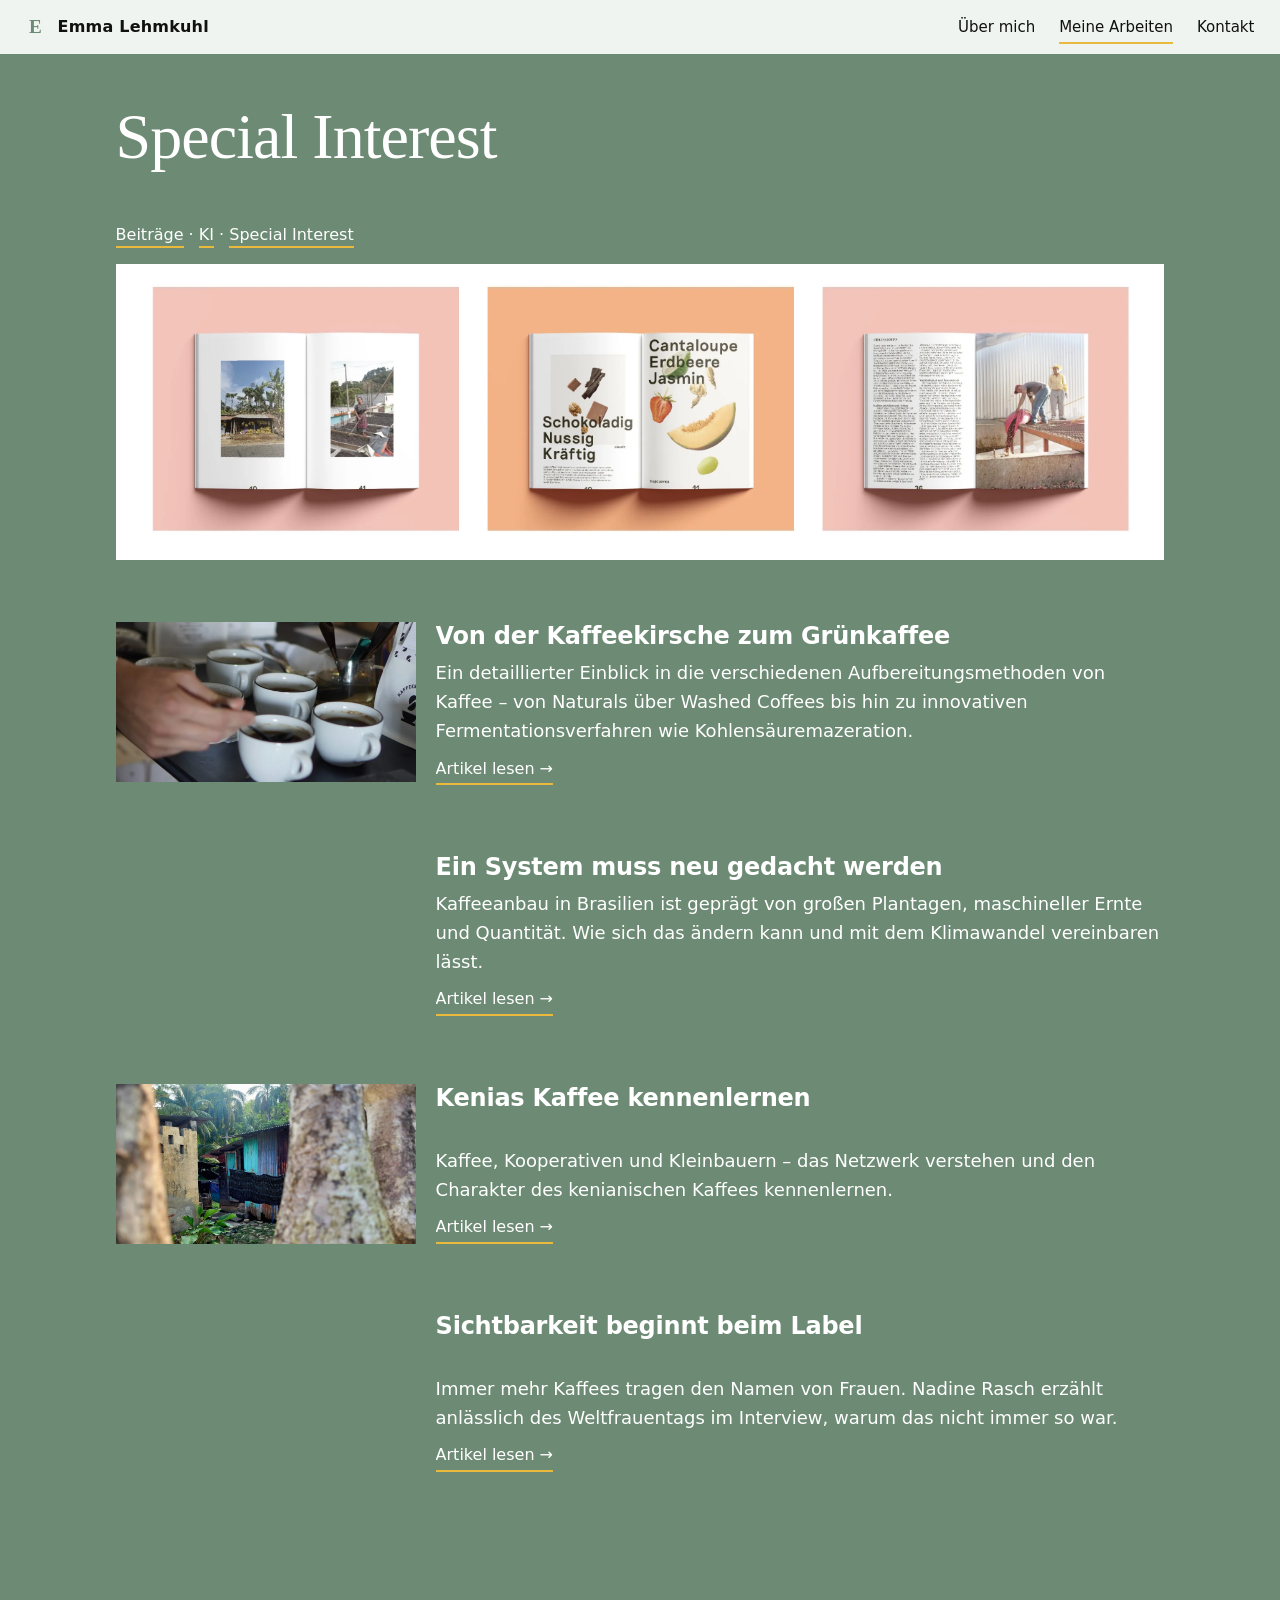
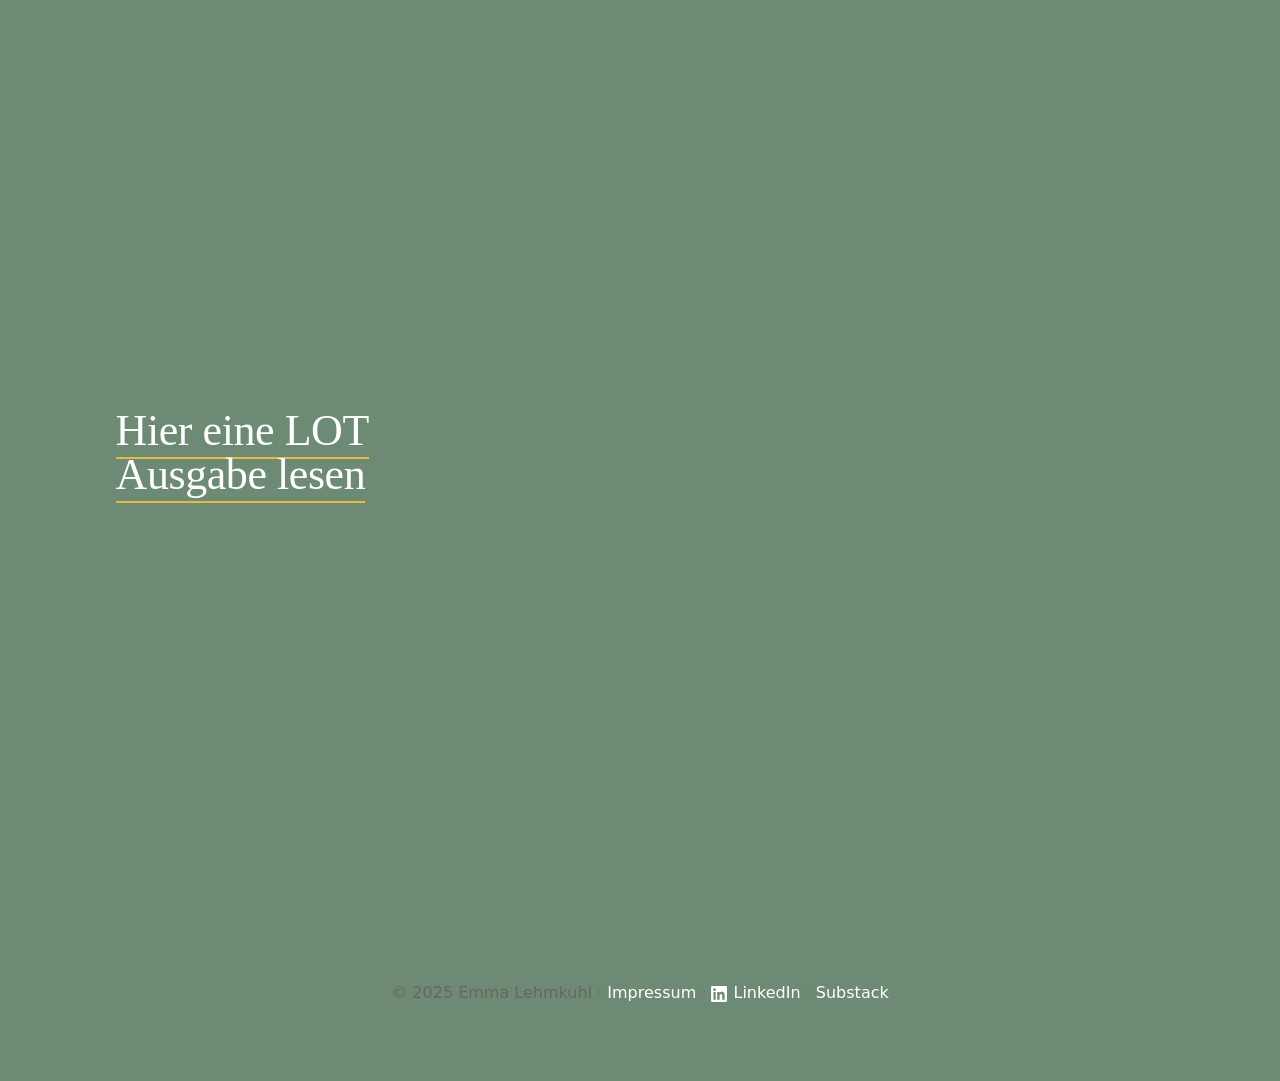
<file: Style/arbeiten-special.html>
<!doctype html>
<html lang="de" translate="yes">
<head>
  <meta charset="utf-8">
  <meta name="viewport" content="width=device-width, initial-scale=1">
  <title>Arbeiten – Special Interest</title>
  <link rel="icon" type="image/svg+xml" href="../Logo/logo1.svg">
  <link rel="preconnect" href="https://fonts.googleapis.com">
  <link rel="preconnect" href="https://fonts.gstatic.com" crossorigin>
  <link href="https://fonts.googleapis.com/css2?family=Instrument+Serif:ital@0;1&family=Inter:wght@300;400;500;600;800&display=swap" rel="stylesheet">
  <link rel="stylesheet" href="../Style/style.css">
  <meta name="description" content="Special Interest-Projekte: Natur, Expeditionen, urbane Transformation – tief recherchiert.">
  <meta name="referrer" content="strict-origin-when-cross-origin">
  <meta http-equiv="Content-Security-Policy" content="default-src 'self'; img-src 'self' data: https:; style-src 'self' https://fonts.googleapis.com; font-src 'self' https://fonts.gstatic.com; script-src 'self'; frame-src https://open.spotify.com; connect-src 'self'; base-uri 'self'; form-action 'self'; frame-ancestors 'none'; upgrade-insecure-requests">
</head>
<body class="page-arbeiten page-arbeiten-special">
  <header class="site-header">
    <a class="logo" href="index.html">
      <img src="../Logo/logo1.svg" alt="E" class="logo-icon">
      Emma Lehmkuhl
    </a>
    <button class="nav-toggle" aria-expanded="false" aria-controls="site-nav" aria-label="Menü öffnen">
      <span class="burger"></span>
    </button>
    <nav id="site-nav" class="site-nav">
      <a href="index.html">Über mich</a>
      <a class="active" href="arbeiten.html">Meine Arbeiten</a>
      <a href="kontakt.html">Kontakt</a>
    </nav>
  </header>

  <main class="content">
    <section class="works">
      <h1>Special Interest</h1>
      <p>
        
        <a class="link-underline" href="arbeiten-schreiben.html">Beiträge</a> ·
        <a class="link-underline" href="arbeiten-ki.html">KI</a> ·
        <a class="link-underline" href="arbeiten-special.html">Special Interest</a>
      </p>
    
        <div class="lot-banner">
          <a href="https://www.neuesschwarz.de/journal/hinter-den-kulissen-von-lot-von-der-idee-bis-zu-den-spendenzielen" target="_blank" rel="noopener noreferrer">
            <img src="../Seiten/assets/LOT.Inside.webp" alt="LOT.Inside" loading="eager" fetchpriority="high" decoding="async">
          </a>
        </div>

        <div class="work-card">
          <img src="../Seiten/assets/kaffee1.webp" alt="Kaffeekirschen auf Trockenbetten" loading="lazy" decoding="async">
          <div class="work-content">
            <h3>Von der Kaffeekirsche zum Grünkaffee</h3>
            <p>Ein detaillierter Einblick in die verschiedenen Aufbereitungsmethoden von Kaffee – von Naturals über Washed Coffees bis hin zu innovativen Fermentationsverfahren wie Kohlensäuremazeration.</p>
            <a href="https://www.neuesschwarz.de/journal/von-der-kaffeekirsche-zum-gruenkaffee" target="_blank" rel="noopener noreferrer" class="link-underline">Artikel lesen →</a>
          </div>
        </div>
        
        <div class="work-card">
          <img src="../Seiten/assets/kaffee2.webp" alt="Kaffeeanbau in Brasilien" loading="lazy" decoding="async">
          <div class="work-content">
            <h3>Ein System muss neu gedacht werden</h3>
            <p>Kaffeeanbau in Brasilien ist geprägt von großen Plantagen, maschineller Ernte und Quantität. Wie sich das ändern kann und mit dem Klimawandel vereinbaren lässt.</p>
            <a href="https://www.neuesschwarz.de/journal/ein-system-muss-neu-gedacht-werden-kaffeeanbau-in-brasilien" target="_blank" rel="noopener noreferrer" class="link-underline">Artikel lesen →</a>
          </div>
        </div>

        <div class="work-card">
          <img src="../Seiten/assets/guatemala.webp" alt="Kenia Kaffee kennenlernen" loading="lazy" decoding="async">
          <div class="work-content">
            <h3>Kenias Kaffee kennenlernen</h3>
            <p>Kaffee, Kooperativen und Kleinbauern – das Netzwerk verstehen und den Charakter des kenianischen Kaffees kennenlernen.</p>
            <a href="https://www.neuesschwarz.de/journal/kenias-kaffee-kennenlernen" target="_blank" rel="noopener noreferrer" class="link-underline">Artikel lesen →</a>
          </div>
        </div>
        
        <div class="work-card">
          <img src="../Seiten/assets/kaffee3.webp" alt="Kaffeelabel und Sichtbarkeit" loading="lazy" decoding="async">
          <div class="work-content">
            <h3>Sichtbarkeit beginnt beim Label</h3>
            <p> Immer mehr Kaffees tragen den Namen von Frauen. Nadine Rasch erzählt anlässlich des Weltfrauentags im Interview, warum das nicht immer so war.</p>
            <a href="https://www.neuesschwarz.de/journal/sichtbarkeit-beginnt-beim-label" target="_blank" rel="noopener noreferrer" class="link-underline">Artikel lesen →</a>
          </div>
        </div>

        <div class="lot-read-row">
          <h2><a class="link-underline" href="../pdfs/Neues Schwarz_Magazin_2025_RZ_FREIGABE.pdf" target="_blank" rel="noopener noreferrer">Hier eine LOT Ausgabe lesen</a></h2>
          <img src="../Seiten/assets/lot2.webp" alt="LOT Ausgabe" loading="lazy" decoding="async">
        </div>
    </section>
    
    <!-- Reisefotos Container 
    <section class="travel-gallery">
      <h2>Fotografie</h2>
      <p></p>

      <div class="travel-carousel" data-carousel>
        <button class="carousel-control prev" type="button" aria-label="Vorheriges Bild" data-carousel-prev>
          <span aria-hidden="true">‹</span>
        </button>
        <div class="carousel-track">
          <figure class="carousel-slide">
            <img src="../Seiten/assets/oldlady.webp" alt="old lady" loading="lazy">
          </figure>
          <figure class="carousel-slide">
            <img src="../Seiten/assets/guatemala.webp" alt="Guatemala – Blick auf die Berge" loading="lazy">
          </figure>
          <figure class="carousel-slide">
            <img src="../Seiten/assets/travel2.webp" alt="Lateinamerika – Straße und Berge" loading="lazy">
          </figure>
          <figure class="carousel-slide">
            <img src="../Seiten/assets/travel1.webp" alt="Urbanes Reisefoto" loading="lazy">
          </figure>
          <figure class="carousel-slide">
            <img src="../Seiten/assets/guate1.webp" alt="Berglandschaft in Guatemala" loading="lazy">
          </figure>
          <figure class="carousel-slide">
            <img src="../Seiten/assets/guate2.webp" alt="Tikal aus der Vogelperspektive" loading="lazy">
          </figure>
          <figure class="carousel-slide">
            <img src="../Seiten/assets/sunset.webp" alt="Sonnenuntergang am Meer" loading="lazy">
          </figure>
        </div>
        <button class="carousel-control next" type="button" aria-label="Nächstes Bild" data-carousel-next>
          <span aria-hidden="true">›</span>
        </button>
      </div>
    </section>
  </main> -->

  <footer class="site-footer">
    <p>© 2025 Emma Lehmkuhl · <a class="link-underline" href="impressum.html">Impressum</a> · <a class="link-underline" href="https://www.linkedin.com/in/emma-lehmkuhl/" target="_blank" rel="noopener noreferrer"><svg xmlns="http://www.w3.org/2000/svg" width="16" height="16" viewBox="0 0 24 24" fill="currentColor" class="linkedin-icon"><path d="M20.447 20.452h-3.554v-5.569c0-1.328-.027-3.037-1.852-3.037-1.853 0-2.136 1.447-2.136 2.943v5.663H9.351V9h3.414v1.561h.049c.476-.9 1.637-1.852 3.369-1.852 3.602 0 4.266 2.371 4.266 5.455v6.288zM5.337 7.433c-1.144 0-2.069-.927-2.069-2.07 0-1.144.925-2.069 2.069-2.069 1.143 0 2.069.925 2.069 2.069 0 1.143-.926 2.07-2.069 2.07zM6.995 20.452H3.677V9h3.318v11.452zM22.225 0H1.771C.792 0 0 .774 0 1.729v20.542C0 23.226.792 24 1.771 24h20.451C23.2 24 24 23.226 24 22.271V1.729C24 .774 23.2 0 22.222 0h.003z"/></svg>LinkedIn</a> · <a class="link-underline" href="https://substack.com/@emmadwoa/posts" target="_blank" rel="noopener noreferrer">Substack</a></p>

  </footer>

  <script src="main.js"></script>
</body>
</html>
</file>
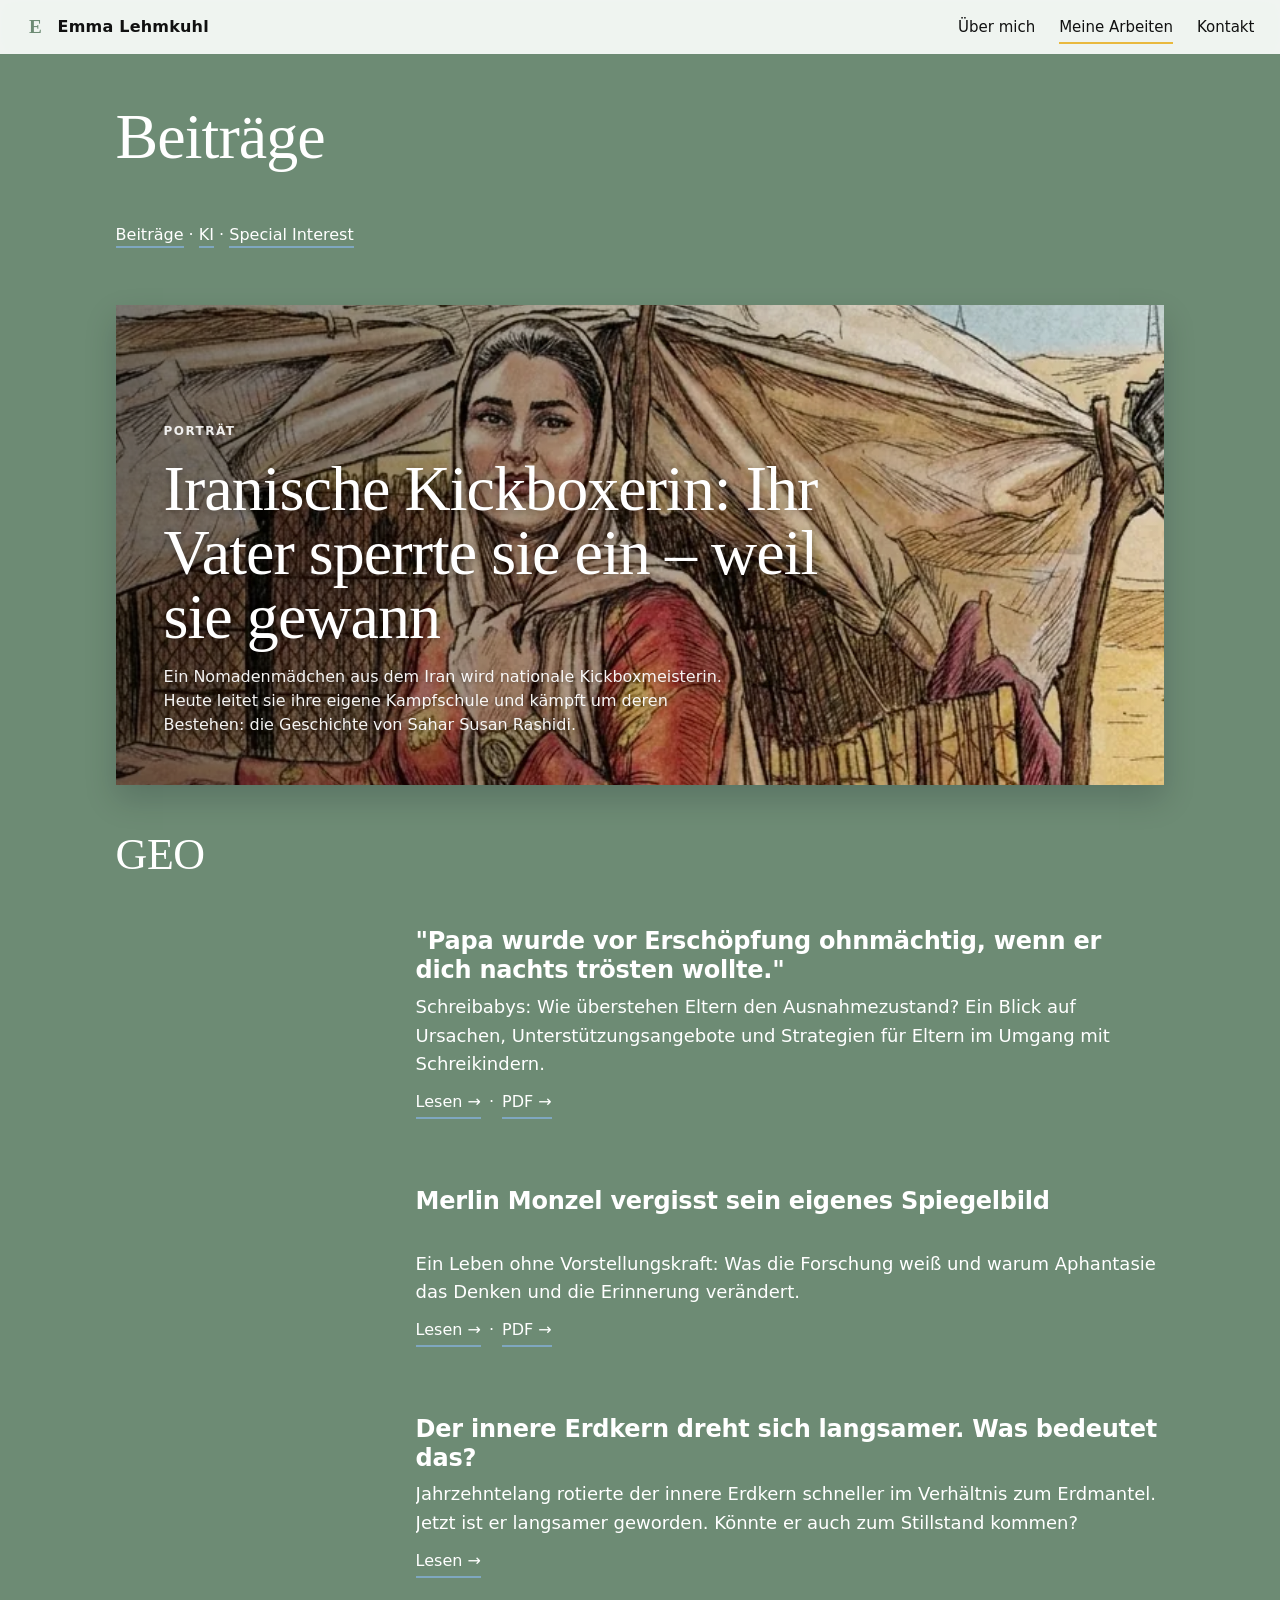
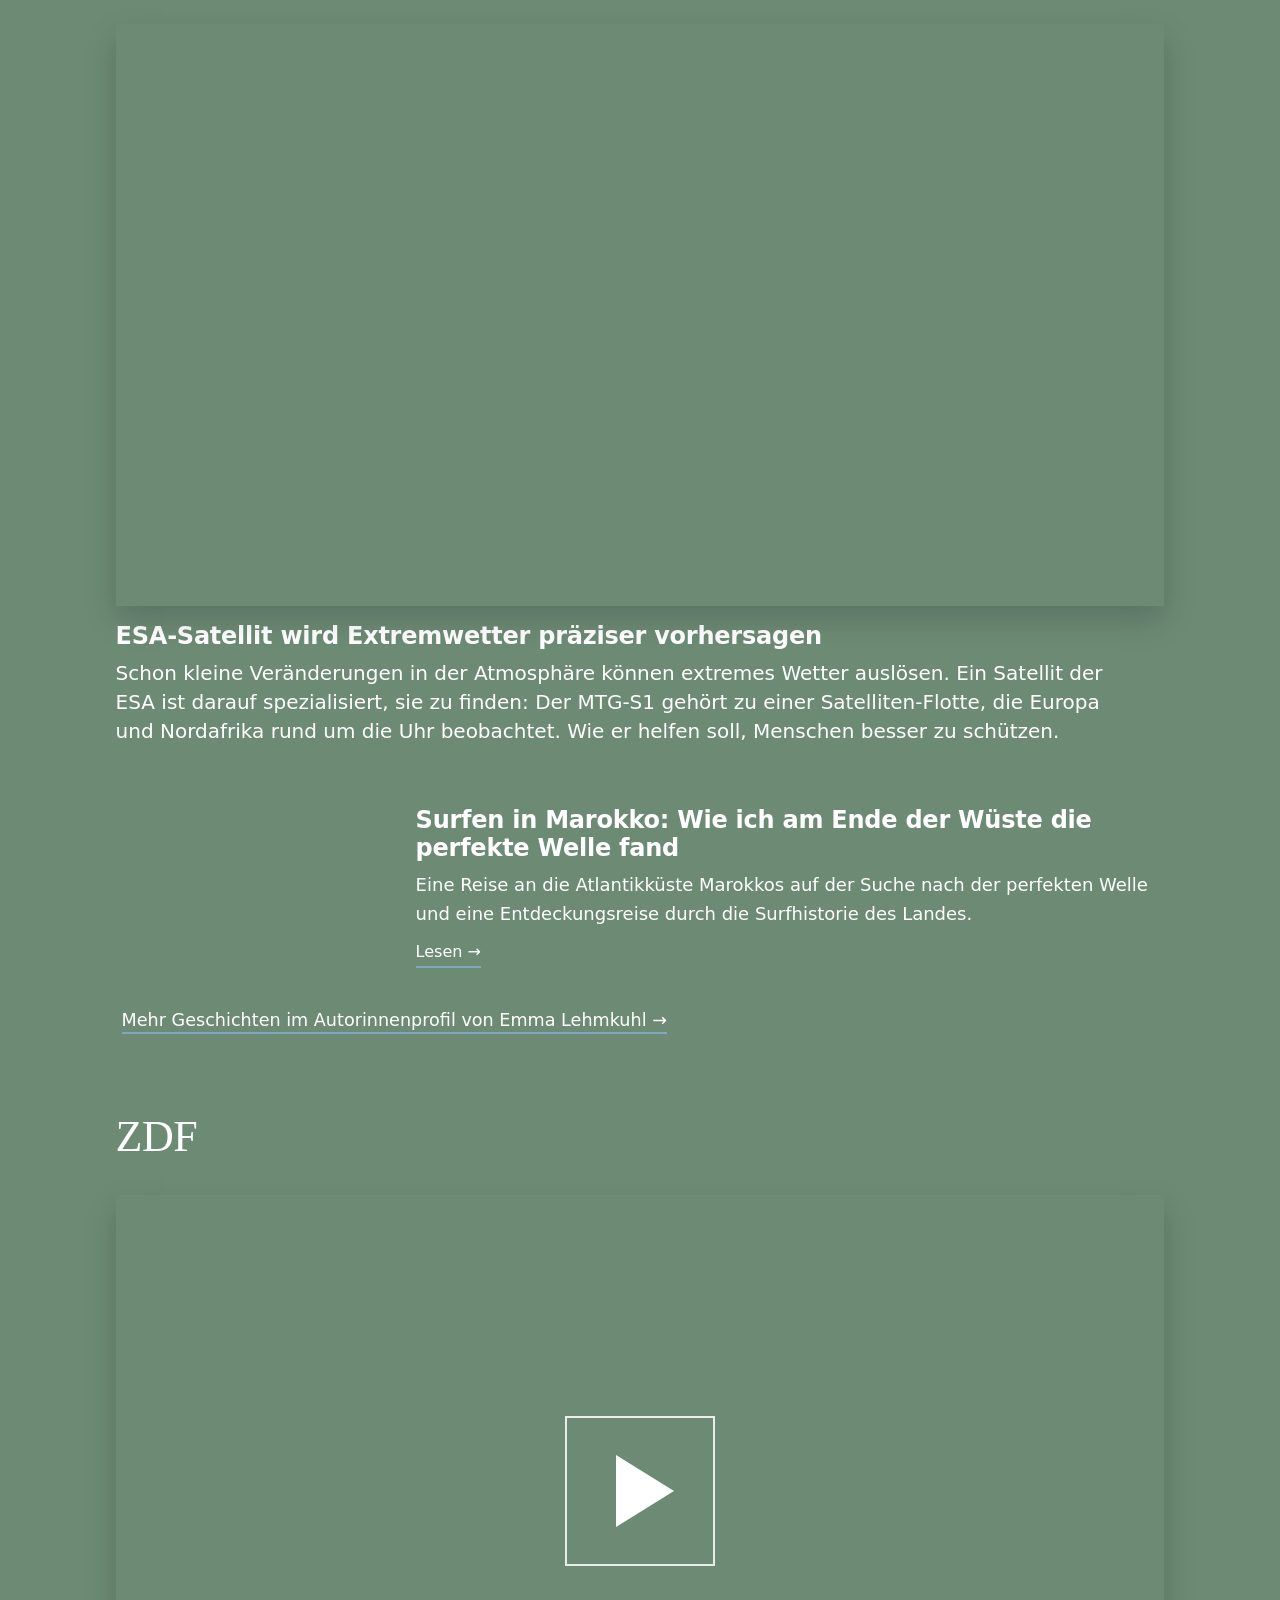
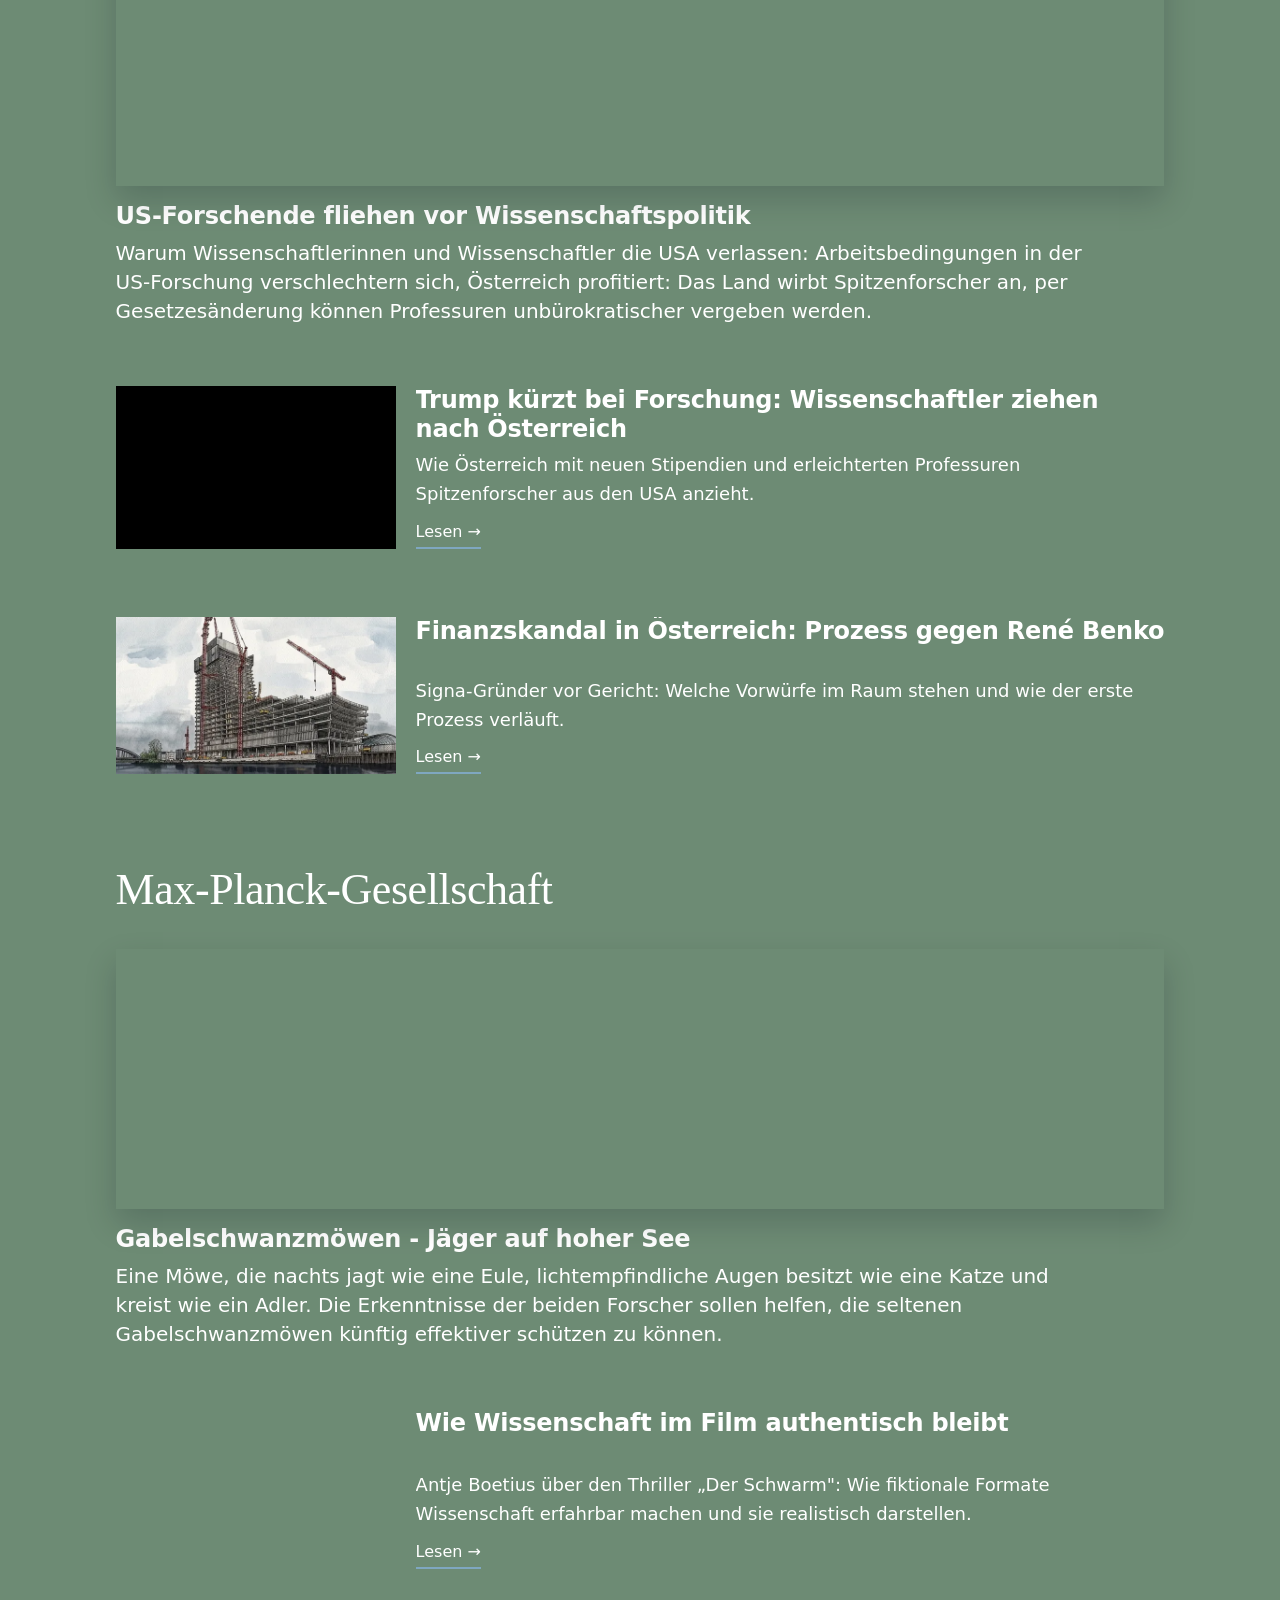
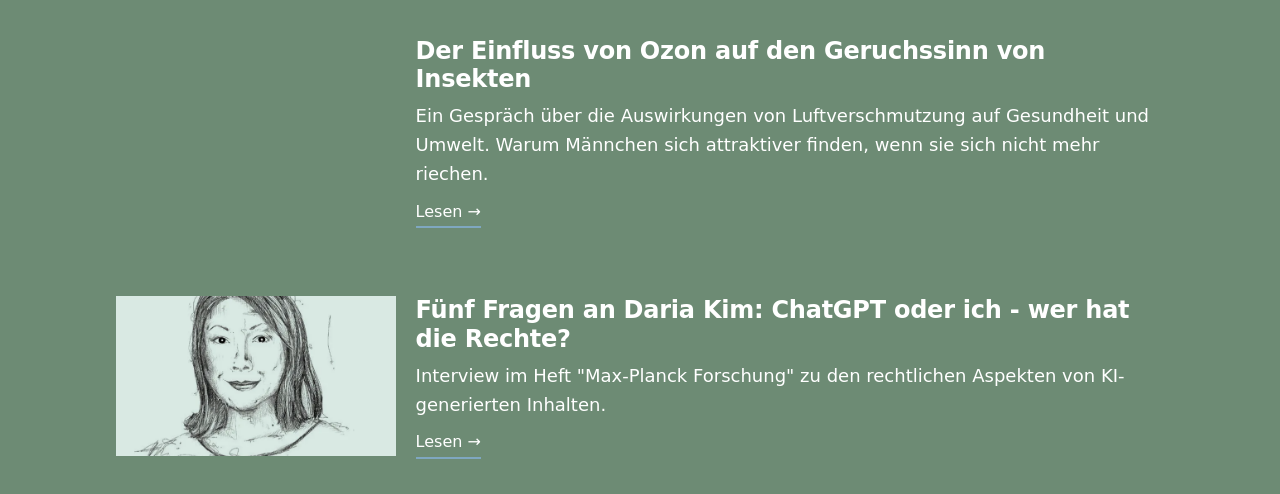
<file: Style/arbeiten.html>
<!doctype html>
<html lang="de" translate="yes">
<head>
  <meta charset="utf-8">
  <meta http-equiv="refresh" content="0; url=arbeiten-schreiben.html">
  <meta name="viewport" content="width=device-width, initial-scale=1">
  <title>Weiterleitung – Arbeiten</title>
  <link rel="icon" type="image/svg+xml" href="../Logo/logo1.svg">
  <meta name="referrer" content="strict-origin-when-cross-origin">
  <meta http-equiv="Content-Security-Policy" content="default-src 'self'; img-src 'self' data: https:; style-src 'self' https://fonts.googleapis.com; font-src 'self' https://fonts.gstatic.com; script-src 'self'; frame-src https://open.spotify.com; connect-src 'self'; base-uri 'self'; form-action 'self'; frame-ancestors 'none'; upgrade-insecure-requests">
</head>
<body>
  <p>Die Seite „Arbeiten“ ist jetzt mit „Schreiben“ zusammengelegt. <a href="arbeiten-schreiben.html">Hier geht es zur aktuellen Übersicht.</a></p>
</body>
</html>
</file>
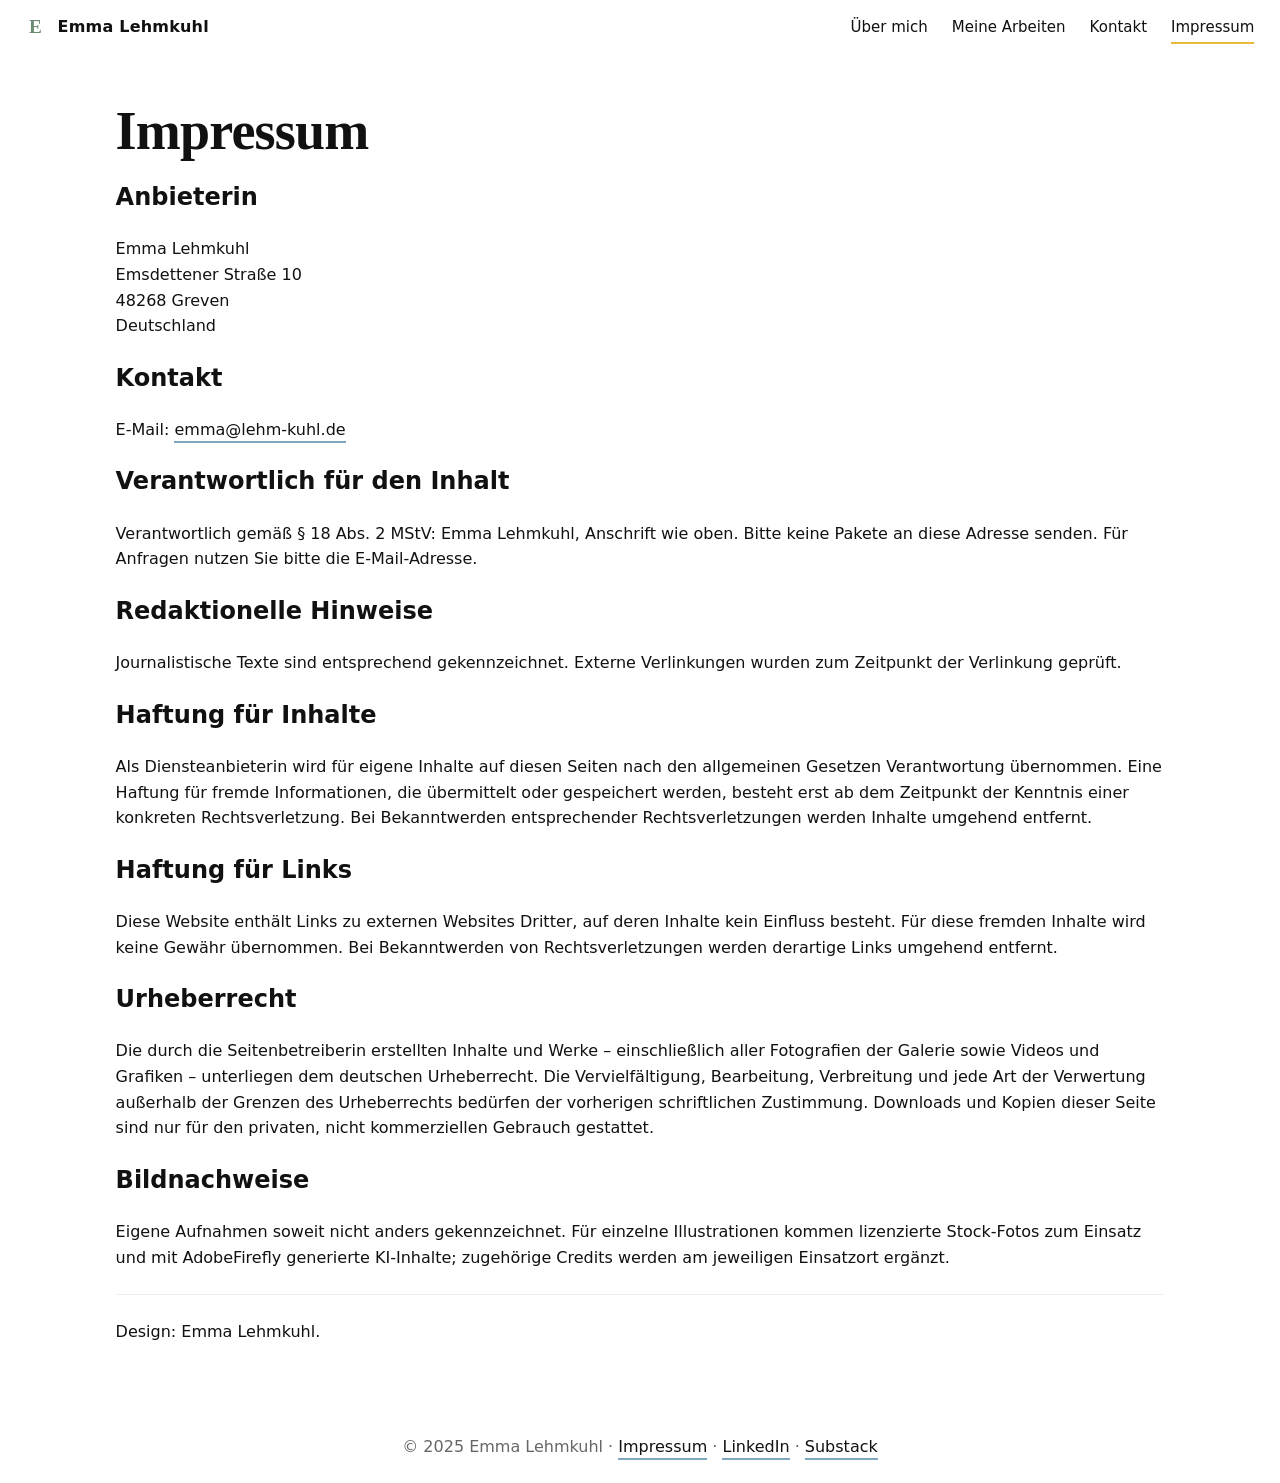
<file: Style/impressum.html>
<!doctype html>
<html lang="de" translate="yes">
<head>
  <meta charset="utf-8">
  <meta name="viewport" content="width=device-width, initial-scale=1">
  <title>Impressum – Emma Lehmkuhl</title>
  <link rel="icon" type="image/svg+xml" href="../Logo/logo1.svg">
  <link rel="preconnect" href="https://fonts.googleapis.com">
  <link rel="preconnect" href="https://fonts.gstatic.com" crossorigin>
  <link href="https://fonts.googleapis.com/css2?family=Instrument+Serif:ital@0;1&family=Inter:wght@300;400;500;600;800&display=swap" rel="stylesheet">
  <link rel="stylesheet" href="../Style/style.css">
  <meta name="robots" content="noindex">
  <meta name="description" content="Impressum und rechtliche Angaben.">
  <meta name="referrer" content="strict-origin-when-cross-origin">
  <meta http-equiv="Content-Security-Policy" content="default-src 'self'; img-src 'self' data: https:; style-src 'self' https://fonts.googleapis.com; font-src 'self' https://fonts.gstatic.com; script-src 'self'; frame-src https://open.spotify.com; connect-src 'self'; base-uri 'self'; form-action 'self'; frame-ancestors 'none'; upgrade-insecure-requests">
</head>
<body>
  <header class="site-header">
    <a class="logo" href="index.html">
      <img src="../Logo/logo1.svg" alt="E" class="logo-icon">
      Emma Lehmkuhl
    </a>
    <button class="nav-toggle" aria-expanded="false" aria-controls="site-nav" aria-label="Menü öffnen">
      <span class="burger"></span>
    </button>
    <nav id="site-nav" class="site-nav">
      <a href="index.html">Über mich</a>
      <a href="arbeiten-schreiben.html">Meine Arbeiten</a>
      <a href="kontakt.html">Kontakt</a>
      <a class="active" href="impressum.html">Impressum</a>
    </nav>
  </header>

  <main class="content">
    <section class="legal">
      <h1>Impressum</h1>

      <h2>Anbieterin</h2>
      <p>
        Emma Lehmkuhl<br>
        Emsdettener Straße 10<br>
        48268 Greven<br>
        Deutschland
      </p>

      <h2>Kontakt</h2>
      <p>
        E-Mail: <a class="link-underline" href="mailto:emma@lehm-kuhl.de">emma@lehm-kuhl.de</a><br>
  
      </p>

      <h2>Verantwortlich für den Inhalt</h2>
      <p>
        Verantwortlich gemäß § 18 Abs. 2 MStV: Emma Lehmkuhl, Anschrift wie oben. Bitte keine Pakete an diese Adresse senden. Für Anfragen nutzen Sie bitte die E-Mail-Adresse.
      </p>

      <h2>Redaktionelle Hinweise</h2>
      <p>
        Journalistische Texte sind entsprechend gekennzeichnet. Externe Verlinkungen wurden zum Zeitpunkt der Verlinkung geprüft.
      </p>

      <h2>Haftung für Inhalte</h2>
      <p>
        Als Diensteanbieterin wird für eigene Inhalte auf diesen Seiten nach den allgemeinen Gesetzen Verantwortung übernommen. Eine Haftung für
        fremde Informationen, die übermittelt oder gespeichert werden, besteht erst ab dem Zeitpunkt der Kenntnis einer konkreten Rechtsverletzung.
        Bei Bekanntwerden entsprechender Rechtsverletzungen werden Inhalte umgehend entfernt.
      </p>

      <h2>Haftung für Links</h2>
      <p>
        Diese Website enthält Links zu externen Websites Dritter, auf deren Inhalte kein Einfluss besteht. Für diese fremden Inhalte wird keine
        Gewähr übernommen. Bei Bekanntwerden von Rechtsverletzungen werden derartige Links umgehend entfernt.
      </p>

      <h2>Urheberrecht</h2>
      <p>
        Die durch die Seitenbetreiberin erstellten Inhalte und Werke – einschließlich aller Fotografien der Galerie sowie Videos und Grafiken – unterliegen
        dem deutschen Urheberrecht. Die Vervielfältigung, Bearbeitung, Verbreitung und jede Art der Verwertung außerhalb der Grenzen des Urheberrechts
        bedürfen der vorherigen schriftlichen Zustimmung. Downloads und Kopien dieser Seite sind nur für den privaten, nicht kommerziellen Gebrauch gestattet.
      </p>

      <h2>Bildnachweise</h2>
      <p>
        Eigene Aufnahmen soweit nicht anders gekennzeichnet. Für einzelne Illustrationen kommen lizenzierte Stock-Fotos zum Einsatz und mit AdobeFirefly generierte KI-Inhalte; zugehörige Credits werden
        am jeweiligen Einsatzort ergänzt.
      </p>

      <hr class="legal-divider">
      Design: Emma Lehmkuhl.
      <p class="legal-note">
        
      </p>
    </section>
  </main>

  <footer class="site-footer">
    <p>© 2025 Emma Lehmkuhl · <a class="link-underline" href="impressum.html">Impressum</a> · <a class="link-underline" href="https://www.linkedin.com/in/emma-lehmkuhl/" target="_blank" rel="noopener noreferrer">LinkedIn</a> · <a class="link-underline" href="https://substack.com/@emmadwoa/posts" target="_blank" rel="noopener noreferrer">Substack</a></p>
  </footer>

  <script src="main.js"></script>
</body>
</html>
</file>
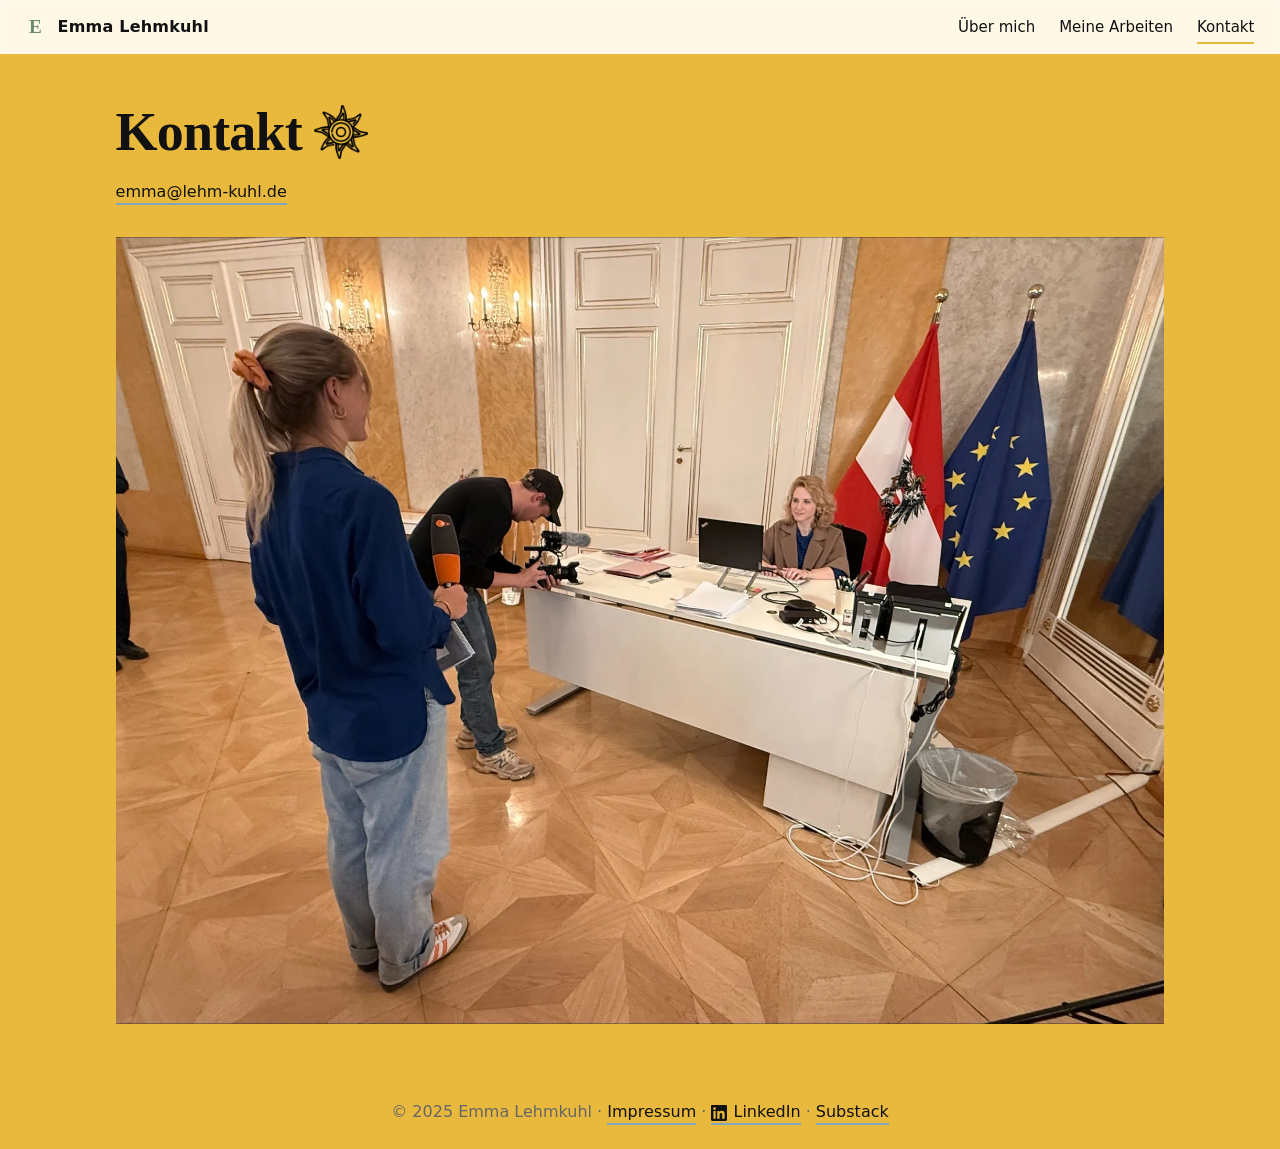
<file: Style/kontakt.html>
<!doctype html>
<html lang="de" translate="yes">
<head>
  <meta charset="utf-8">
  <meta name="viewport" content="width=device-width, initial-scale=1">
  <title>Kontakt – Emma Lehmkuhl</title>
  <link rel="icon" type="image/svg+xml" href="../Logo/logo1.svg">
  <link rel="preconnect" href="https://fonts.googleapis.com">
  <link rel="preconnect" href="https://fonts.gstatic.com" crossorigin>
  <link href="https://fonts.googleapis.com/css2?family=Instrument+Serif:ital@0;1&family=Inter:wght@300;400;500;600;800&display=swap" rel="stylesheet">
  <link rel="stylesheet" href="../Style/style.css">
  <meta name="description" content="Kontakt für Anfragen und Zusammenarbeit.">
  <meta name="referrer" content="strict-origin-when-cross-origin">
  <meta http-equiv="Content-Security-Policy" content="default-src 'self'; img-src 'self' data: https:; style-src 'self' https://fonts.googleapis.com; font-src 'self' https://fonts.gstatic.com; script-src 'self'; frame-src https://open.spotify.com; connect-src 'self'; base-uri 'self'; form-action 'self'; frame-ancestors 'none'; upgrade-insecure-requests">
</head>
<body class="page-kontakt"> 
  <header class="site-header">
    <a class="logo" href="index.html">
      <img src="../Logo/logo1.svg" alt="E" class="logo-icon">
      Emma Lehmkuhl
    </a>
    <button class="nav-toggle" aria-expanded="false" aria-controls="site-nav" aria-label="Menü öffnen">
      <span class="burger"></span>
    </button>
    <nav id="site-nav" class="site-nav">
      <a href="index.html">Über mich</a>
      <a href="arbeiten.html">Meine Arbeiten</a>
      <a class="active" href="kontakt.html">Kontakt</a>
    </nav>
  </header>

  <main class="content">
    <section class="contact">
      <h1>
      Kontakt
      <img src="../Seiten/assets/sonne.png" alt="" class="contact-icon">
      </h1>
      <p><a class="link-underline" href="mailto:emma@lehm-kuhl.de">emma@lehm-kuhl.de</a></p>

      <div class="kontakt-bild">
        <img src="../Seiten/assets/ZDF.webp" alt="Emma Lehmkuhl beim ZDF" loading="lazy" decoding="async">
      </div>
    </section>
  </main>

  <footer class="site-footer">
    <p>© 2025 Emma Lehmkuhl · <a class="link-underline" href="impressum.html">Impressum</a> · <a class="link-underline" href="https://www.linkedin.com/in/emma-lehmkuhl/" target="_blank" rel="noopener noreferrer"><svg xmlns="http://www.w3.org/2000/svg" width="16" height="16" viewBox="0 0 24 24" fill="currentColor" class="linkedin-icon"><path d="M20.447 20.452h-3.554v-5.569c0-1.328-.027-3.037-1.852-3.037-1.853 0-2.136 1.447-2.136 2.943v5.663H9.351V9h3.414v1.561h.049c.476-.9 1.637-1.852 3.369-1.852 3.602 0 4.266 2.371 4.266 5.455v6.288zM5.337 7.433c-1.144 0-2.069-.927-2.069-2.07 0-1.144.925-2.069 2.069-2.069 1.143 0 2.069.925 2.069 2.069 0 1.143-.926 2.07-2.069 2.07zM6.995 20.452H3.677V9h3.318v11.452zM22.225 0H1.771C.792 0 0 .774 0 1.729v20.542C0 23.226.792 24 1.771 24h20.451C23.2 24 24 23.226 24 22.271V1.729C24 .774 23.2 0 22.222 0h.003z"/></svg>LinkedIn</a> · <a class="link-underline" href="https://substack.com/@emmadwoa/posts" target="_blank" rel="noopener noreferrer">Substack</a></p>
  </footer>

  <script src="main.js"></script>
</body>
</html>
</file>
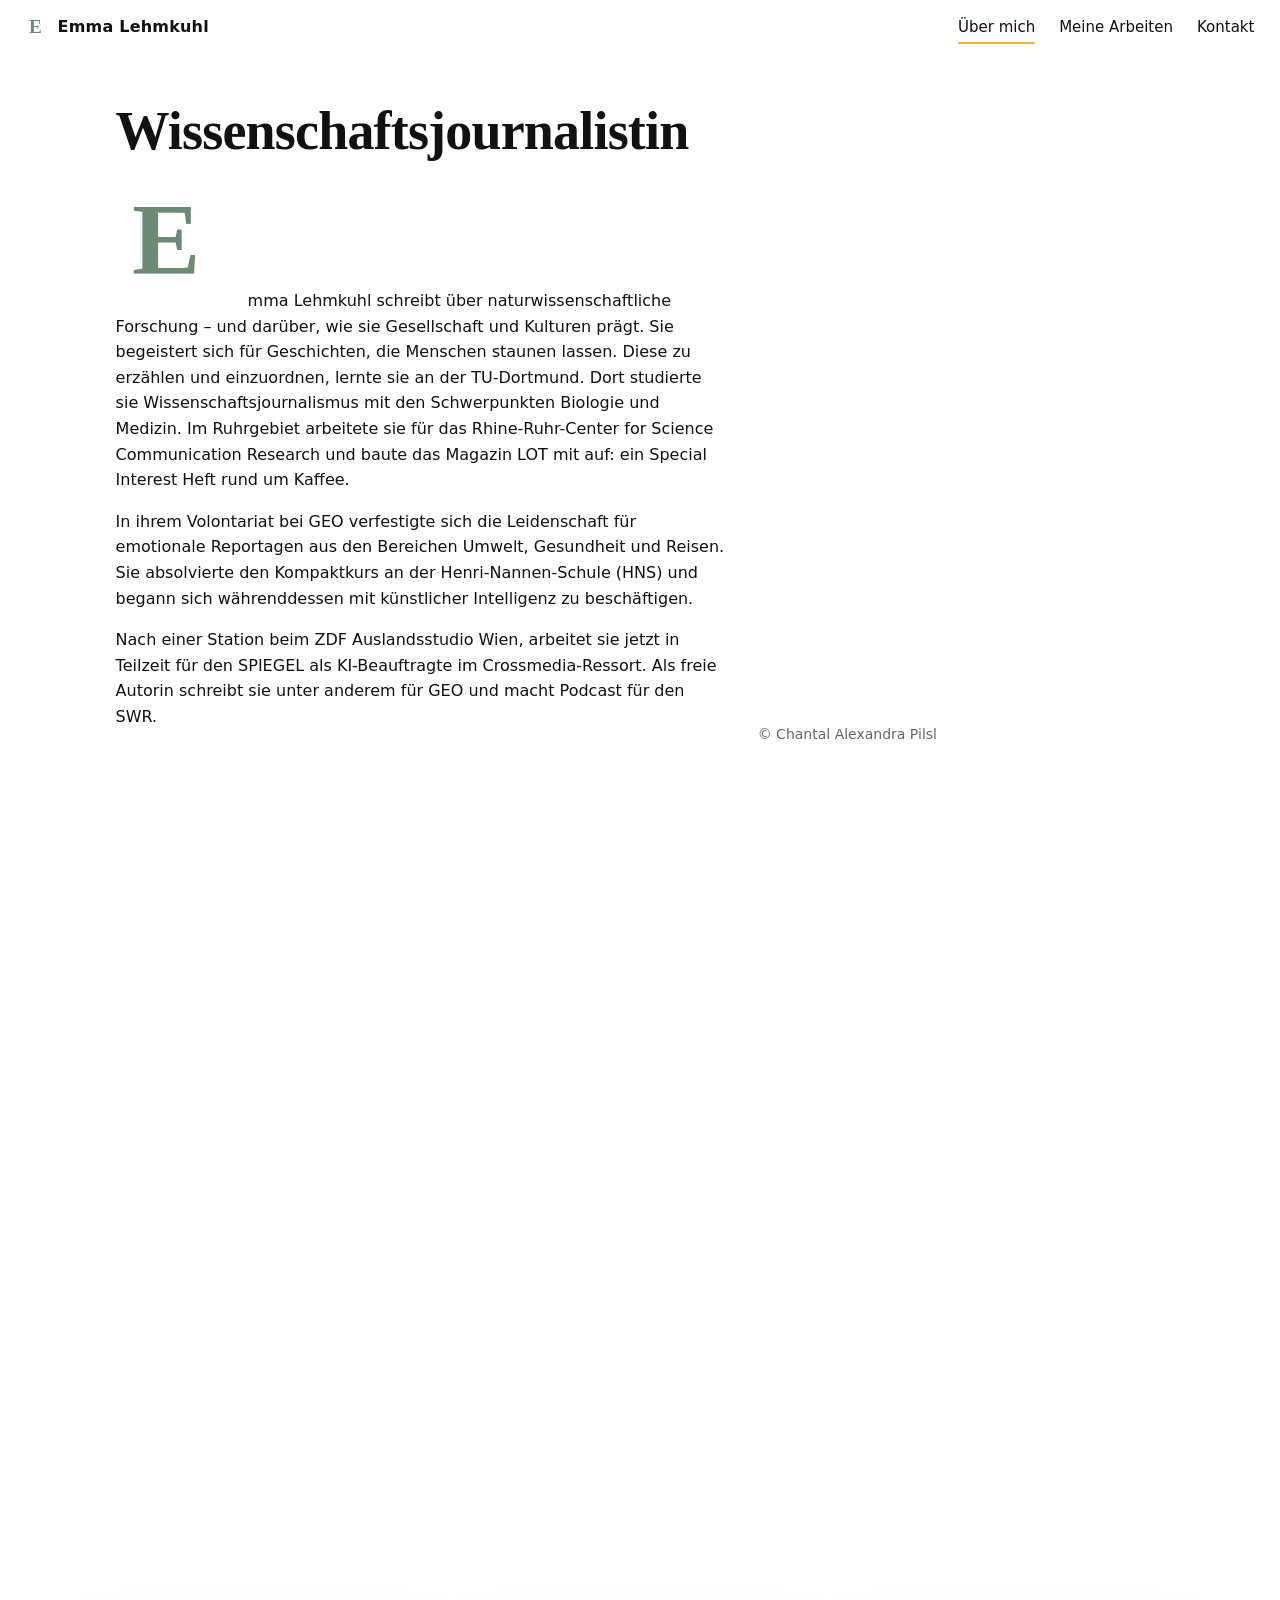
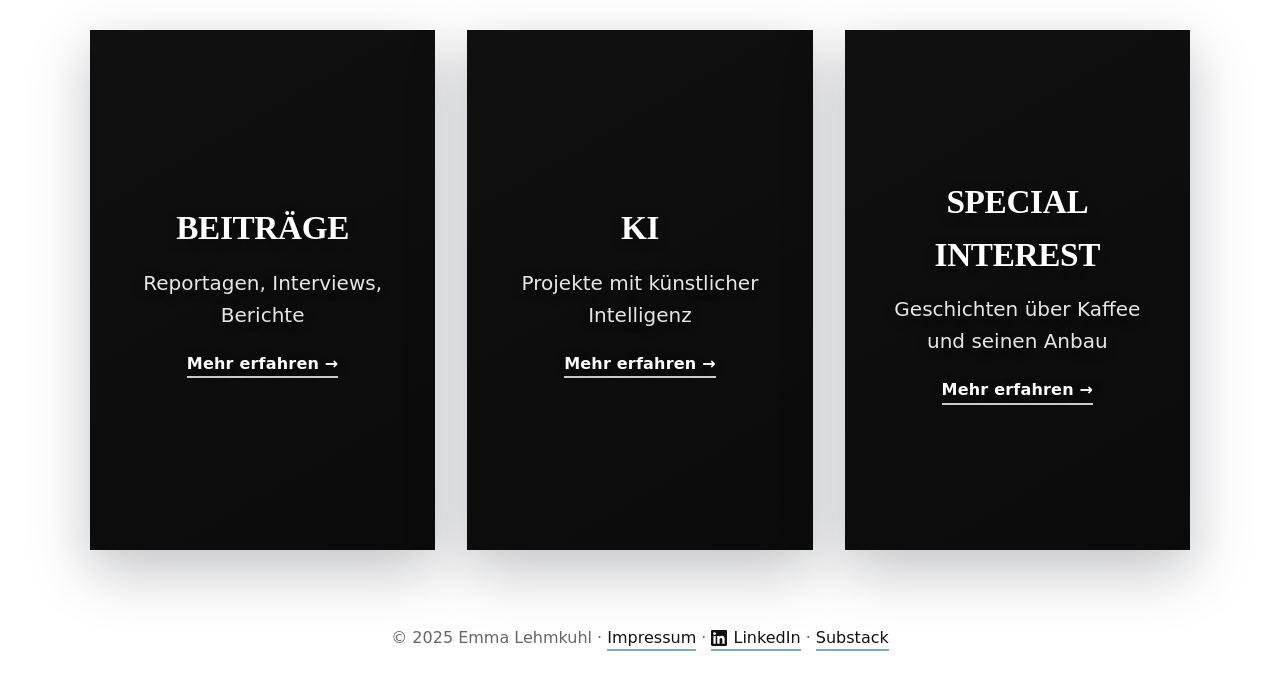
<file: Style/ueber-mich.html>
<!doctype html>
<html lang="de" translate="yes">
<head>
  <meta charset="utf-8">
  <meta http-equiv="refresh" content="0; url=index.html">
  <meta name="viewport" content="width=device-width, initial-scale=1">
  <title>Weiterleitung – Emma Lehmkuhl</title>
  <link rel="icon" type="image/svg+xml" href="../Logo/logo1.svg">
  <link rel="canonical" href="index.html">
  <meta name="referrer" content="strict-origin-when-cross-origin">
  <meta http-equiv="Content-Security-Policy" content="default-src 'self'; img-src 'self' data: https:; style-src 'self' https://fonts.googleapis.com; font-src 'self' https://fonts.gstatic.com; script-src 'self'; frame-src https://open.spotify.com; connect-src 'self'; base-uri 'self'; form-action 'self'; frame-ancestors 'none'; upgrade-insecure-requests">
</head>
<body>
  <p>Die Seite „Über mich“ ist jetzt die Startseite. <a href="index.html">Hier geht es direkt zur neuen Startseite.</a></p>
</body>
</html>
</file>
<file: Style/style.css>
:root{
    --bg:#ffffff;
    --text:#111111;
    --muted:#666666;
  --font-editorial:"Instrument Serif", Georgia, serif;
  --font-ui:"Inter", system-ui, -apple-system, Segoe UI, Roboto, Arial, sans-serif;
  
    --accent-yellow:#E9B93E;   /* warmes Gelb */
    --accent-blue:#7FA7C0;     /* helles, abgetöntes Blau */
    --accent-green:#6D8B74;    /* erdiges Grün */
  
    --link:#111111;
    --link-hover:var(--accent-yellow);
  
    --maxw:1100px;
    --pad:clamp(16px, 2vw, 32px);
  }
  
  *{box-sizing:border-box}
  html,body{margin:0;padding:0}
  img, video, iframe{max-width:100%}
  body{
    font-family: var(--font-ui);
    background:var(--bg);
    color:var(--text);
    line-height:1.6;
  }
  
  /* Header / Navigation */
  .site-header{
    position:sticky;
    top:0;
    z-index:1000;
    background:rgba(255,255,255,0.9);
    backdrop-filter:saturate(180%) blur(8px);
    display:flex;
    align-items:center;
    justify-content:space-between;
    padding:12px var(--pad);
  }
  .logo{
    text-decoration:none;
    color:var(--text);
    font-weight:800;
    letter-spacing:0.2px;
    display: flex;
    align-items: center;
    gap: 8px;
  }
  .logo-icon{
    width: 24px;
    height: 24px;
    flex-shrink: 0;
  }
  .inline-logo{
    width: 8em;
    height: 8em;
    vertical-align: baseline;
    margin-right: 4px;
    display: inline-block;
  }
  .site-nav{
    display:flex;
    gap:24px;
  }
  .site-nav a{
    color:var(--link);
    text-decoration:none;
    position:relative;
    padding:6px 0;
    font-size:15px;
    line-height:1.2;
    font-weight:500;
  }
  .site-nav a::after{
    content:"";
    position:absolute;
    left:0; bottom:-2px;
    width:0; height:2px;
    background:var(--link-hover);
    transition:width .25s ease;
  }
  .site-nav a:hover::after,
  .site-nav a.active::after{ width:100% }
  
  /* Burger Button mobil */
  .nav-toggle{
    display:none;
    background:none;
    border:0;
    width:44px; height:44px;
    align-items:center; justify-content:center;
    cursor:pointer;
  }
  .burger, .burger::before, .burger::after{
    content:"";
    display:block;
    width:22px; height:2px;
    background:var(--text);
    position:relative;
    transition:transform .2s ease, opacity .2s ease;
  }
  .burger::before{ position:absolute; top:-6px }
  .burger::after{ position:absolute; top:6px }
  
  /* Hero */
.hero{
  position:relative;
  min-height:clamp(420px, 68vh, 680px);
  max-width:calc(var(--maxw) + var(--pad)*2);
  margin:clamp(112px, 7vw, 112px) auto;
  padding:0;
  display:grid;
  place-items:center;
  overflow:hidden;
}
  .hero.hero-left{
    margin: 0 auto;
    justify-items:start;
  }
  .hero.hero-left .hero-text{
    text-align:left;
  }
  /* Hero slider */
  .hero-slider{
    position:absolute;
    inset:0;
    overflow:hidden;
  }
  .hero-slide{
    position:absolute; inset:0;
    width:100%;
    height:100%;
    object-fit:cover;
    object-position:center;
    opacity:0; animation:heroFade 20s infinite ease-in-out;
    z-index:0;
    filter:saturate(90%) contrast(98%);
  }
  /* Möwen-Slide: ganzes Bild zeigen, ohne seitlichen Beschnitt */
  .hero-slider a:nth-child(3) .hero-slide {
    object-fit: contain;
    object-position: center center;
    background: #fff;
  }

  /* ZDF-Slide: Bildausschnitt im bestehenden Slider-Format feinjustieren */
  .hero-slider a:nth-child(5) .hero-slide {
    object-fit: contain;
    object-position: center center;
    background: #fff;
  }

  .hero-slider a:nth-child(1) .hero-slide{ animation-delay:0s }
  .hero-slider a:nth-child(2) .hero-slide{ animation-delay:4s }
  .hero-slider a:nth-child(3) .hero-slide{ animation-delay:8s }
  .hero-slider a:nth-child(4) .hero-slide{ animation-delay:12s }
  .hero-slider a:nth-child(5) .hero-slide{ animation-delay:16s }
  @keyframes heroFade {
    0%   { opacity: 0; z-index: 0; }
    10%  { opacity: 1; z-index: 2; }
    35%  { opacity: 1; z-index: 2; }
    45%  { opacity: 0; z-index: 0; }
    100% { opacity: 0; z-index: 0; }
  }
  .hero-text{
    position:relative;
    text-align:center;
    padding:calc(var(--pad)*2);
    background:transparent;
    border:0;
    backdrop-filter:none;
    border-radius:0;
    color:#fff;
    text-shadow:0 1px 2px rgba(0,0,0,0.35);
  }
  .hero h1{
    font-size:clamp(32px, 6vw, 72px);
    line-height:1.1;
    margin:0 0 8px;
  }
  .hero p{
    margin:0;
    color:#fff;
    font-size:clamp(18px, 2.5vw, 26px);
  }
@media (max-width: 720px){
  .hero{
    margin:clamp(24px, 6vw, 60px) var(--pad);
    padding:0;
    min-height:clamp(260px, 52vh, 420px);
  }

  .hero-slider{
    inset:0;
  }

  .hero-slider .hero-slide{
    object-fit:contain;
    object-position:center;
    background:#fff;
  }
}

  /* Startseite: vertikaler Rhythmus zwischen Vorstellung, Hero und Fokus-Cards */
  .page-home main > .content:first-child {
    padding-bottom: clamp(20px, 3.5vw, 36px);
  }
  .page-home .hero {
    margin-top: clamp(56px, 8vw, 88px);
    margin-bottom: clamp(72px, 10vw, 116px);
  }
  .page-home .focus-grid .content {
    padding-top: clamp(6px, 1.5vw, 16px);
  }
  
  /* Content Wrapper */
  .content{
    max-width:var(--maxw);
    margin:0 auto;
    padding:calc(var(--pad)*2) var(--pad);
  }
  
  /* About */
  .about{
    display:grid;
    grid-template-columns: 1.2fr .8fr;
    gap:32px;
    align-items:start;
  }
.about-figure{
    margin:0;
  }
  .about-figure img{
    width:100%;
    border-radius:0;
    display:block;
  }
  /* Portrait Hover Swap */
  .about-figure .portrait-swap{ position:relative }
  .about-figure .portrait{ width:100%; border-radius:0; display:block; transition:opacity .25s ease }
  .about-figure .portrait.serious{ position:absolute; inset:0; opacity:0 }
  .about-figure .portrait-swap:hover .portrait.serious{ opacity:1 }
  .about-figure .portrait-swap:hover .portrait.smile{ opacity:0 }
  .about-figure figcaption{
    margin-top:8px;
    color:var(--muted);
    font-size:14px;
  }

  .about-text h1,
  .contact h1 {
    font-family: var(--font-editorial);
    font-size: clamp(38px, 5.2vw, 54px);
    line-height: 0.98;
    font-weight: 600;
    letter-spacing: -0.015em;
    margin: 0 0 20px;
  }
  .page-kontakt .contact h1 {
  display: flex;
  align-items: center;
  gap: 12px;
}

.contact-icon {
  width: 1em;
  height: 1em;
  object-fit: contain;
  display: block;
}

@media (max-width: 720px) {
  .contact-icon {
    width: 0.9em;
    height: 0.9em;
  }
}

/* Works */
.works h1 { margin-top: 0; }

.works-highlight {
  margin: 28px 0 42px;
  display: grid;
  grid-template-columns: 1fr;
  gap: 20px;
}

.highlight-card {
  position: relative;
  color: #fff;
  min-height: 420px;
  display: block;
  overflow: hidden;
  border-radius: 0;
  box-shadow: 0 14px 30px rgba(6,12,28,0.18);
  background: #111;
  transition: transform .25s ease, box-shadow .25s ease;
}

/* Bild als Hintergrund-Layer (groß, dominant) */
.highlight-image {
  position: absolute;
  inset: 0;
  width: 100%;
  height: 100%;
  object-fit: cover;
  transform: scale(1.02);
  transition: transform .45s ease, filter .3s ease;
  z-index: 0;
  filter: brightness(0.78) saturate(0.95);
}

.highlight-card:hover{ transform: translateY(-6px); box-shadow: 0 22px 48px rgba(6,12,28,0.22); }
.highlight-card:hover .highlight-image{ transform: scale(1.08); filter: brightness(0.92) saturate(1.03); }

/* Play-Overlay in der Mitte, deutlicher Hinweis auf Video */
.highlight-play{
  position:absolute; left:50%; top:45%; transform:translate(-50%,-50%);
  width:56px; height:56px; border-radius:50%; background:rgba(0,0,0,0.45);
  display:flex; align-items:center; justify-content:center; font-size:26px; color:#fff;
  z-index:4; text-decoration:none; box-shadow:0 6px 18px rgba(0,0,0,0.45);
}
.highlight-play:hover{ background:rgba(0,0,0,0.6); transform:translate(-50%,-50%) scale(1.06); }

/* Place title bottom-left */
.highlight-card--corner > div{ position: absolute; left:16px; right:auto; bottom:20px; top:auto; width:auto; max-width:58%; z-index:6; }
.highlight-card--corner > div h3{ text-align:left; max-width:100%; margin:0; }

/* Ensure the small provider tag sits above the play button */
.highlight-tag{ position:absolute; left:12px; top:12px; z-index:5; font-size:12px; letter-spacing:0.08em; text-transform:uppercase; padding:6px 10px; border-radius:999px; background:rgba(255,255,255,0.12); color:#fff; }

/* Inhalt über das Bild legen (Titel + Kurztext + CTA) */
.highlight-card:not(.highlight-card--corner) > :not(.highlight-image) { position: relative; z-index: 3; }

.highlight-card > div{
  position: absolute; left: 12px; right: 12px; bottom: 8px; z-index:4; /* title placed closer to bottom */
  display:flex; align-items:flex-end; gap:12px; justify-content:space-between;
}

.highlight-card > div h3{ margin:0; font-size:clamp(18px,1.8vw,22px); line-height:1.12; max-width:calc(100% - 140px); text-shadow:0 6px 18px rgba(0,0,0,0.6); }
.highlight-card > div p{ display:none; }

.highlight-link{
  background: rgba(255,255,255,0.95); color:#111; font-weight:600; text-decoration:none; padding:8px 12px; border-radius:6px; align-self:flex-end;
}

.highlight-link:hover{ background:#fff; color:#111; transform:translateY(-1px); }

@media (max-width: 900px){
  .highlight-card{ border-radius:0; min-height:300px; }
  .highlight-card > div h3{ font-size:18px; }
}

/* Work Video Hero */
.work-video-wrapper {
  margin: 48px auto 56px;
  max-width: 680px;
  padding: 32px;
  position: relative;
  background: #8FA896;
}

.section-title-aligned {
  margin-right: auto !important;
  width: fit-content;
}

.work-video-hero {
  position: relative;
  width: 100%;
  aspect-ratio: 16 / 9;
  overflow: hidden;
  border-radius: 0;
  box-shadow: 0 14px 30px rgba(6,12,28,0.18);
  background: #111;
  transition: transform .25s ease, box-shadow .25s ease;
}

.work-video-image {
  position: absolute;
  inset: 0;
  width: 100%;
  height: 100%;
  object-fit: cover;
  transform: scale(1.02);
  transition: transform .45s ease, filter .3s ease;
  z-index: 0;
  filter: brightness(0.90) saturate(0.98);
}

.work-video-hero:hover { transform: translateY(-6px); box-shadow: 0 22px 48px rgba(6,12,28,0.22); }
.work-video-hero:hover .work-video-image { transform: scale(1.08); filter: brightness(1) saturate(1.05); }

.work-video-play {
  position: absolute;
  left: 50%;
  top: 50%;
  transform: translate(-50%, -50%);
  width: 150px;
  height: 150px;
  border-radius: 0;
  background: transparent;
  border: 2px solid rgba(255, 255, 255, 0.85);
  display: flex;
  align-items: center;
  justify-content: center;
  font-size: 0;
  color: transparent;
  z-index: 4;
  text-decoration: none;
  box-shadow: none;
  transition: border-color .25s ease, transform .25s ease;
}
.work-video-play::before {
  content: '';
  display: block;
  width: 0;
  height: 0;
  border-style: solid;
  border-width: 36px 0 36px 58px;
  border-color: transparent transparent transparent #fff;
  margin-left: 10px;
}

.work-video-hero:hover .work-video-play {
  border-color: #fff;
  transform: translate(-50%, -50%) scale(1.06);
}

.work-video-tag {
  position: absolute;
  left: 16px;
  top: 16px;
  z-index: 5;
  font-size: 12px;
  letter-spacing: 0.08em;
  text-transform: uppercase;
  padding: 6px 10px;
  border-radius: 999px;
  background: rgba(255, 255, 255, 0.12);
  color: #fff;
}

.work-video-info {
  margin-top: 16px;
}

.work-video-info h3 {
  margin: 0;
  font-size: clamp(18px, 2.2vw, 28px);
  line-height: 1.3;
  color: var(--text);
}

/* GEO: Video rechts, Autorenprofil links */
.geo-video-row {
  margin: 48px 0 56px;
  display: grid;
  grid-template-columns: minmax(240px, 1fr) minmax(340px, 680px);
  align-items: end;
  gap: 28px;
  position: relative;
}

.geo-author-h2 {
  margin: 0;
  line-height: 1.25;
  color: #fff;
  position: relative;
  z-index: 3;
}

.geo-video-wrapper {
  margin: 0 0 0 auto;
  width: 100%;
  position: relative;
  z-index: 2;
}

.geo-bg-word {
  position: absolute;
  right: clamp(240px, 34vw, 460px);
  top: 28%;
  transform: translateY(-52%);
  font-size: clamp(90px, 16vw, 240px);
  font-weight: 800;
  letter-spacing: 0.03em;
  line-height: 0.9;
  color: rgba(255, 255, 255, 0.92);
  z-index: 3;
  pointer-events: none;
  user-select: none;
}

.geo-author-h2 .link-underline {
  color: #fff;
  border-color: var(--accent-blue);
}

.geo-author-h2 .link-underline:hover {
  border-color: var(--accent-yellow);
}

/* ZDF: Video links, Titel rechts */
.zdf-video-row {
  margin: 48px 0 56px;
  display: grid;
  grid-template-columns: minmax(340px, 680px) minmax(160px, 1fr);
  align-items: end;
  gap: 14px;
  position: relative;
}

.zdf-video-wrapper {
  margin: 0 auto 0 0;
  width: 100%;
  position: relative;
  z-index: 2;
}

.zdf-section-h2 {
  position: absolute;
  left: clamp(280px, 32vw, 520px);
  top: 34%;
  transform: translateY(-52%);
  margin: 0;
  text-align: left;
  font-size: clamp(90px, 16vw, 240px);
  font-weight: 800;
  line-height: 0.9;
  letter-spacing: 0.03em;
  color: rgba(255, 255, 255, 0.92);
  z-index: 3;
  pointer-events: none;
  user-select: none;
}

@media (max-width: 900px){
  .work-video-wrapper { margin: 24px 0 32px; }
  .work-video-play { width: 64px; height: 64px; font-size: 28px; }

  .geo-video-row {
    margin: 24px 0 32px;
    grid-template-columns: 1fr;
    gap: 16px;
  }

  .geo-video-wrapper {
    margin: 0;
  }

  .geo-bg-word {
    right: clamp(140px, 20vw, 240px);
    top: 34%;
    font-size: clamp(70px, 18vw, 140px);
    opacity: 0.7;
  }

  .zdf-video-row {
    margin: 24px 0 32px;
    grid-template-columns: 1fr;
    gap: 16px;
  }

  .zdf-section-h2 {
    left: clamp(150px, 22vw, 280px);
    top: 38%;
    font-size: clamp(70px, 18vw, 140px);
    opacity: 0.7;
  }

  .zdf-video-wrapper {
    margin: 0;
  }
}

@media (max-width: 720px){
  .highlight-play{ top:38%; width:48px; height:48px; font-size:20px; }
  .highlight-card--corner > div{ bottom:10px; left:10px; max-width:70%; }
}

  .work-card{
    display:grid;
    grid-template-columns: 240px 1fr;
    gap:20px;
    padding:18px 0;
    align-items:stretch;
  }
.work-card-media{
  width:100%;
  aspect-ratio:16/9;
  background:#000;
  overflow:hidden;
  border-radius:0;
}
  .work-card img{
    width:100%; height:160px; object-fit:cover;
    border-radius:0;
    display:block;
  }
.work-card video,
.work-card iframe{
  width:100%;
  height:100%;
  border:0;
  object-fit:cover;
  display:block;
  background:#000;
}
.work-card > div,
.work-card .work-content{
  display:flex;
  flex-direction:column;
  overflow:hidden;
}
.work-card h3{
  margin:0 0 auto;
  padding-bottom:8px;
  line-height:1.18;
  flex-shrink:0;
}
.work-card p{
  margin:0 0 10px;
  line-height:1.45;
  flex-shrink:0;
}
.work-card a.link-underline{
  flex-shrink:0;
  width:max-content;
  max-width:100%;
  white-space:normal;
  overflow-wrap:anywhere;
}

.links-row {
  display: flex;
  gap: 8px;
  align-items: baseline;
  flex-wrap: wrap;
  flex-shrink: 0;
  width: max-content;
}

.link-separator {
  color: #fff;
  font-weight: normal;
}

  .link-underline{
    color:var(--link);
    text-decoration:none;
    border-bottom:2px solid var(--accent-blue);
    padding-bottom:2px;
    transition:color .2s ease, border-color .2s ease;
  }
  .link-underline:hover{
    color:var(--link-hover);
    border-color:var(--accent-yellow);
  }
  

  
  /* Contact */
  .kontakt-bild {
    margin-top: 32px;
  }
  .kontakt-bild img {
    width: 100%;
    height: auto;
    display: block;
  }
  .contact-form{
    display:grid;
    gap:14px;
    max-width:640px;
  }
  label{ font-weight:600 }
  input, textarea{
    width:100%;
    border:1px solid #ddd;
    border-radius:0;
    padding:12px 14px;
    font:inherit;
    background:#fff;
  }
  input:focus, textarea:focus{
    outline:2px solid var(--accent-blue);
    border-color:var(--accent-blue);
  }
  .btn{
    background:var(--text);
    color:#fff;
    border:0;
    padding:12px 16px;
    border-radius:0;
    cursor:pointer;
    width:max-content;
    transition:background .2s ease, transform .02s ease-in;
  }
  .btn:hover{ background:var(--accent-green) }
  .btn:active{ transform:translateY(1px) }
  
  /* Footer */
  .site-footer{
    padding:24px var(--pad);
    color:var(--muted);
    text-align:center;
  }
  .linkedin-icon{
    vertical-align:middle;
    margin-right:6px;
  }
    .site-footer p{
      margin:0;
      overflow-wrap:anywhere;
    }

  .legal-divider{
    border:0;
    border-top:1px solid #eee;
    margin:24px 0;
  }
  .legal-note{
    color:var(--muted);
    font-size:14px;
  }
  
  /* Responsive */
  @media (max-width: 900px){
    .about{ grid-template-columns:1fr; }
    .work-card{ grid-template-columns:1fr; }
    .work-card img{ height:200px }
  }
  @media (max-width: 720px){
    .site-nav{
      position:fixed;
      inset:60px var(--pad) auto var(--pad);
      top:64px;
      background:#fff;
      border:1px solid #eee;
      border-radius:0;
      box-shadow:0 20px 50px rgba(0,0,0,0.08);
      padding:12px;
      flex-direction:column;
      gap:8px;
      transform:translateY(-10px);
      opacity:0; pointer-events:none;
      max-height:calc(100vh - 88px);
      overflow:auto;
      transition:opacity .2s ease, transform .2s ease;
    }
    .nav-toggle{ display:flex }
    .site-header.nav-open .site-nav{
      opacity:1; pointer-events:auto; transform:translateY(0);
    }
    .site-header.nav-open .burger{ transform:rotate(45deg) }
    .site-header.nav-open .burger::before{ transform:rotate(90deg) translateX(-6px) }
    .site-header.nav-open .burger::after{ opacity:0 }
    .site-footer p{ font-size:14px; line-height:1.7; }
  }
  /* Schwerpunkt-Grid */
.focus-grid{
  background: transparent;
  border-top:0;
  border-bottom:0;
}
.align-right .content{
  margin-left:auto;
  margin-right:var(--pad);
}
.align-center .content{
  margin-left:auto;
  margin-right:auto;
}
.focus-grid.focus-wide .content{
  max-width:calc(var(--maxw) + var(--pad)*2);
}
.focus-grid.focus-tight .content{
  padding-top:var(--pad);
  padding-bottom:calc(var(--pad)*1.4);
}
  .focus-grid .content{
    max-width:var(--maxw);
    margin:0 auto;
    padding:calc(var(--pad)*2) var(--pad);
  }
  .focus-grid h2{
    margin:0 0 16px;
    font-size:clamp(22px, 3vw, 28px);
  }
.focus-cards{
  display:grid;
  grid-template-columns:repeat(3, minmax(0, 1fr));
  gap:32px;
}
.focus-card{
  position:relative;
  display:flex;
  align-items:center;
  justify-content:center;
  text-decoration:none;
  border-radius:0;
  overflow:hidden;
  min-height:clamp(360px, 44vw, 520px);
  color:#fff;
  isolation:isolate;
  box-shadow:0 20px 55px rgba(6,12,28,0.25);
  transition:transform .25s ease, box-shadow .25s ease, filter .25s ease;
}
.focus-card:hover,
.focus-card:focus-visible{
  transform:translateY(-6px);
  box-shadow:0 30px 70px rgba(6,12,28,0.32);
  filter:saturate(1.05);
}
.focus-media{
  position:absolute;
  inset:0;
  margin:0;
  min-height:100%;
  background:#111;
  z-index:-2;
}
.focus-media img{
  width:100%;
  height:100%;
  object-fit:cover;
  display:block;
  filter:brightness(0.93) saturate(0.65);
}
.focus-card::after{
  content:"";
  position:absolute;
  inset:0;
  background:linear-gradient(150deg, rgba(0,0,0,0.08), rgba(0,0,0,0.35));
  z-index:-1;
}
.focus-body{
  position:relative;
  text-align:center;
  padding:32px 28px;
  display:flex;
  flex-direction:column;
  gap:12px;
  text-shadow:0 3px 12px rgba(0,0,0,0.35);
}
.focus-body h3{
  margin:0;
  font-family: var(--font-editorial);
  font-size:clamp(24px, 2.6vw, 34px);
  font-weight: 600;
  letter-spacing:-0.01em;
  text-transform:uppercase;
}
.focus-body p{
  margin:0;
  font-size:clamp(16px, 2vw, 20px);
  color:rgba(255,255,255,0.9);
}
.focus-cta{
  margin-top:8px;
  border-bottom:2px solid rgba(255,255,255,0.8);
  color:#fff;
  font-weight:600;
  letter-spacing:0.2px;
  align-self:center;
}
.focus-card:hover .focus-cta,
.focus-card:focus-visible .focus-cta{
  color:var(--accent-yellow);
  border-color:var(--accent-yellow);
}
@media (max-width: 900px){
  .focus-cards{ grid-template-columns: 1fr 1fr; gap:20px; }
  .focus-card{ min-height:300px; }
}
@media (max-width: 640px){
  .focus-cards{ 
    grid-template-columns: 1fr; 
  }

  .focus-card{ 
    min-height:260px; 
  }

  /* Nur KI-Karte: Bildausschnitt auf Mobilgeräten verschieben */
  .focus-card:nth-child(2) .focus-media img{
    object-position:65% 35%;
  }
}

.reveal{
  opacity:0;
  transition:opacity .65s ease, transform .65s ease;
}
.reveal-left{ transform:translateX(-60px); }
.reveal-right{ transform:translateX(60px); }
.reveal-visible{
  opacity:1 !important;
  transform:translateX(0);
  filter:saturate(1.05) !important;
}
@media (prefers-reduced-motion: reduce){
  .reveal,
  .reveal-left,
  .reveal-right{
    transition:none !important;
    transform:none !important;
    opacity:1 !important; 
    filter:saturate(1.05) !important;
  }
}
  /* ===== Arbeiten: gemeinsame Regeln für alle Unterseiten ===== */
.page-arbeiten { background: var(--accent-green); }
.page-arbeiten .works h1 { margin-top: 0; }
.page-arbeiten .content { max-width: var(--maxw); }
.page-arbeiten .intro-text { background: transparent; }
.page-arbeiten .intro-text,
.page-arbeiten .works { color: #fff; }
.page-arbeiten .work-video-info h3 { color: #fff; }
.page-arbeiten .work-section + .work-section { margin-top: clamp(56px, 9vw, 108px); }
.page-arbeiten p + .work-section { margin-top: clamp(56px, 9vw, 108px); }

/* Karten auf Arbeits-Unterseiten etwas dichter */
.page-arbeiten .work-card { padding: 14px 0; }
.page-arbeiten .link-underline { color: #fff; border-color: var(--accent-green); }
.page-arbeiten .link-underline:hover { border-color: var(--accent-yellow); }

/* ===== Arbeiten > Schreiben ===== */
.page-arbeiten-schreiben .works h1 { color: #fff; }
.page-arbeiten-schreiben .work-card img { filter: saturate(95%); }
.page-arbeiten-schreiben .link-underline { border-color: var(--accent-blue); }
.page-arbeiten-schreiben .work-card + .work-card { margin-top: 40px; }
.page-arbeiten-schreiben .video-banner-caption { margin-bottom: 46px; }
.page-arbeiten-schreiben .video-banner-caption h3 { margin-bottom: 8px; }
.page-arbeiten-schreiben .author-profile {
  margin-top: 24px;
  margin-bottom: 40px;
}
.page-arbeiten-schreiben .work-section + .work-section { margin-top: clamp(64px, 9vw, 80px); }

/* ===== Arbeiten > KI ===== */
.page-arbeiten-ki .works h1 { color: #fff; }
.page-arbeiten-ki .work-card img { filter: saturate(90%) contrast(102%); }
.page-arbeiten-ki .link-underline { border-color: var(--accent-yellow); }
.page-arbeiten-ki .link-underline:hover { color: var(--link-hover); }

/* Optional: kleine Badge-Farbe für KI-Themen */
.page-arbeiten-ki .badge { background: var(--accent-yellow); color: #111; }

.ki-tools-heading {
  margin-top: 2.4em;
  margin-bottom: 0.8em;
  font-size: clamp(1.2rem, 2.5vw, 1.6rem);
  font-weight: 700;
}
.ki-tools-grid {
  display: grid;
  grid-template-columns: 1fr 1fr;
  gap: 20px;
}
.ki-tools-grid img {
  width: 100%;
  height: auto;
  display: block;
  border-radius: 0;
}
@media (max-width: 640px) {
  .ki-tools-grid { grid-template-columns: 1fr; }
}

/* ===== Arbeiten > Special Interest ===== */
.page-arbeiten-special .works h1 { color: #fff; }
.page-arbeiten-special .work-card img { filter: saturate(100%) contrast(98%); }

/* LOT.Inside full-width banner */
.lot-banner {
  width: 100%;
  margin-bottom: 28px;
  overflow: hidden;
}
.lot-banner a {
  display: block;
  overflow: hidden;
}
.lot-banner img {
  width: 100%;
  height: auto;
  display: block;
  object-fit: cover;
  transition: transform 0.4s ease, filter 0.4s ease;
}
.lot-banner a:hover img {
  transform: scale(1.02);
  filter: brightness(0.88);
}
.lot-read-row {
  margin-top: 34px;
  display: grid;
  grid-template-columns: minmax(220px, 1fr) 2fr;
  gap: 24px;
  align-items: center;
}
.lot-read-row h2 {
  margin: 0;
  font-size: clamp(1.2rem, 2.8vw, 2rem);
  line-height: 1.15;
}
.lot-read-row img {
  width: 100%;
  height: auto;
  display: block;
}
.page-arbeiten-special .link-underline { border-color: var(--accent-green); }
.page-arbeiten-special .link-underline:hover { border-color: var(--accent-blue); }

.page-arbeiten-special .works > p .link-underline,
.page-arbeiten-special .work-card .link-underline {
  border-color: var(--accent-yellow);
}
.page-arbeiten-special .works > p .link-underline:hover,
.page-arbeiten-special .work-card .link-underline:hover {
  border-color: var(--accent-blue);
}

.page-arbeiten-special .lot-read-row .link-underline {
  border-color: var(--accent-yellow);
}
.page-arbeiten-special .lot-read-row .link-underline:hover {
  border-color: var(--accent-blue);
}

/* ── Special Interest: Abstände ── */
.page-arbeiten-special .lot-banner {
  margin-bottom: 48px;
}
.page-arbeiten-special .work-card + .work-card {
  margin-top: 40px;
}
.page-arbeiten-special .lot-read-row {
  margin-top: 64px;
  gap: 40px;
}
.page-arbeiten-special .lot-read-row h2 {
  margin-bottom: 0;
}

/* ===== Kontakt ===== */
.page-kontakt { 
  background: var(--accent-yellow); 
}
.page-kontakt .link-underline:hover,
.page-kontakt .link-underline:focus-visible {
  color: var(--accent-green);
  border-color: var(--accent-green);
}

/* Beispiel für layout-spezifische Differenzen */
.page-arbeiten-schreiben .work-card { grid-template-columns: 280px 1fr; }
.page-arbeiten-ki .work-card { grid-template-columns: 240px 1fr; }
.page-arbeiten-special .work-card { grid-template-columns: 300px 1fr; }

.page-arbeiten-schreiben .works > h1,
.page-arbeiten-ki .works > h1,
.page-arbeiten-special .works > h1 {
  font-family: var(--font-editorial);
  font-size: 64px;
  line-height: 1;
  letter-spacing: -0.015em;
  font-weight: 400;
}

.page-arbeiten-schreiben h2,
.page-arbeiten-ki h2,
.page-arbeiten-special h2 {
  font-family: var(--font-editorial);
  font-size: 44px;
  line-height: 1;
  letter-spacing: -0.01em;
  font-weight: 400;
}

.page-arbeiten-schreiben h3,
.page-arbeiten-ki h3,
.page-arbeiten-special h3 {
  font-size: 24px;
  line-height: 1.2;
  letter-spacing: -0.01em;
  font-weight: 600;
}

.page-arbeiten-schreiben .work-card p,
.page-arbeiten-ki .work-card p,
.page-arbeiten-special .work-card p {
  font-size: 18px;
  line-height: 1.6;
  font-weight: 400;
}

.page-arbeiten-schreiben .article-hero-title {
  font-family: var(--font-editorial);
  font-size: 64px;
  line-height: 1;
  letter-spacing: -0.015em;
  font-weight: 400;
  max-width: 72%;
}

@media (max-width: 900px){
  .page-arbeiten .work-card { grid-template-columns: 1fr; }
  .page-arbeiten .work-section + .work-section { margin-top: clamp(40px, 7vw, 72px); }
  .lot-read-row { grid-template-columns: 1fr; }
}

@media (max-width: 768px){
  .site-nav a{ font-size:14px; }

  .page-arbeiten-schreiben .work-card + .work-card { margin-top: 32px; }
  .page-arbeiten-schreiben .video-banner-caption { margin-bottom: 36px; }
  .page-arbeiten-schreiben .author-profile {
    margin-top: 18px;
    margin-bottom: 32px;
  }
  .page-arbeiten-schreiben .work-section + .work-section { margin-top: 48px; }

  .page-arbeiten-special .work-card + .work-card { margin-top: 28px; }
  .page-arbeiten-special .lot-banner { margin-bottom: 32px; }
  .page-arbeiten-special .lot-read-row { margin-top: 40px; gap: 24px; }

  .page-arbeiten-schreiben .works > h1,
  .page-arbeiten-ki .works > h1,
  .page-arbeiten-special .works > h1 {
    font-size: 44px;
    line-height: 0.98;
    letter-spacing: -0.01em;
  }

  .page-arbeiten-schreiben h2,
  .page-arbeiten-ki h2,
  .page-arbeiten-special h2 {
    font-size: 34px;
    line-height: 1.05;
  }

  .page-arbeiten-schreiben h3,
  .page-arbeiten-ki h3,
  .page-arbeiten-special h3 { font-size: 21px; }

  .page-arbeiten-schreiben .work-card p,
  .page-arbeiten-ki .work-card p,
  .page-arbeiten-special .work-card p { font-size: 17px; }

  .page-arbeiten-schreiben .article-hero-title {
    font-size: 44px;
    line-height: 0.98;
    letter-spacing: -0.01em;
    max-width: 100%;
  }
}

/* ===== Intro Text ===== */
.intro-text{
  padding: 48px 0;
  background: #fff;
}

/* Article Hero Aufmacher */
.article-hero {
  display: block;
  position: relative;
  width: 100%;
  height: 480px;
  margin: 32px 0 48px;
  overflow: hidden;
  border-radius: 0;
  text-decoration: none;
  box-shadow: 0 14px 30px rgba(6,12,28,0.18);
  transition: transform .25s ease, box-shadow .25s ease;
}

.article-hero:hover {
  transform: translateY(-6px);
  box-shadow: 0 22px 48px rgba(6,12,28,0.22);
}

.article-hero-bg {
  position: absolute;
  inset: 0;
  width: 100%;
  height: 100%;
  object-fit: cover;
  object-position: center 48%;
  transform: scale(1.02);
  transition: transform .45s ease, filter .3s ease;
  z-index: 0;
  filter: brightness(0.96) saturate(0.95);
}

.article-hero:hover .article-hero-bg {
  transform: scale(1.08);
  filter: brightness(1) saturate(1.05);
}

.article-hero-overlay {
  position: absolute;
  inset: 0;
  background: linear-gradient(to right, rgba(0,0,0,0.5) 0%, rgba(0,0,0,0.2) 50%, rgba(0,0,0,0) 100%);
  z-index: 1;
}

.article-hero-content {
  position: absolute;
  inset: 0;
  z-index: 2;
  padding: 48px;
  display: flex;
  flex-direction: column;
  justify-content: flex-end;
  color: #fff;
}

/* Video-Banner: Vollbild-Vorschau ohne Textoverlay, Caption darunter */
.article-hero.video-banner {
  height: auto;
  margin-bottom: 16px;
  overflow: visible;
}
.article-hero.video-banner .article-hero-bg {
  position: relative;
  inset: auto;
  width: 100%;
  height: auto;
  display: block;
  object-fit: contain;
  object-position: center center;
  transform: none;
  filter: none;
}
.article-hero.video-banner:hover .article-hero-bg {
  transform: none;
  filter: none;
}
.article-hero.video-banner .article-hero-overlay {
  display: none;
}
.article-hero.video-banner:hover .work-video-play {
  border-color: #fff;
  transform: translate(-50%, -50%) scale(1.06);
}
.video-banner-caption {
  margin-bottom: 32px;
}
.video-banner-caption h3 {
  margin: 0 0 4px;
  font-size: clamp(1rem, 1.8vw, 1.2rem);
}
.video-banner-caption p {
  margin: 0 0 12px 0;
  font-size: 0.95rem;
}

.page-arbeiten-schreiben .video-banner-caption h3 {
  font-size: 24px;
  line-height: 1.2;
  letter-spacing: -0.01em;
  font-weight: 600;
}

.page-arbeiten-schreiben .video-banner-caption p {
  font-size: 20px;
  line-height: 1.45;
  font-weight: 400;
  max-width: 78ch;
}

.author-profile {
  font-size: 1.1rem;
  margin-left: calc(6px);
  margin-top: 8px;
  margin-bottom: 32px;
}

/* Iran-Header: ganzen Block höher, Text wieder normal */
.iran-header {
  margin-top: -3.2em;
}

.article-hero-label {
  display: inline-block;
  font-size: 12px;
  letter-spacing: 0.12em;
  text-transform: uppercase;
  font-weight: 600;
  margin-bottom: 16px;
  color: rgba(255,255,255,0.9);
}

.article-hero-title {
  margin: 0 0 16px;
  font-size: clamp(24px, 3.8vw, 40px);
  line-height: 1.15;
  font-weight: 800;
  letter-spacing: -0.3px;
  text-shadow: 0 2px 8px rgba(0,0,0,0.4);
  max-width: 65%;
}

.article-hero-excerpt {
  margin: 0;
  font-size: clamp(14px, 1.8vw, 16px);
  line-height: 1.5;
  color: rgba(255,255,255,0.95);
  text-shadow: 0 1px 4px rgba(0,0,0,0.3);
  max-width: 60%;
}

@media (max-width: 900px) {
  .article-hero {
    height: 380px;
  .work-video-play::before {
    border-width: 14px 0 14px 22px;
    margin-left: 0px;
    transform: translateX(5px);
  }
  }
  .article-hero-content {
    padding: 36px;
  }
  .iran-header {
    margin-top: -2.4em;
  }
  .article-hero-title {
    max-width: 80%;
  }
  .article-hero-excerpt {
    max-width: 75%;
  }
}

@media (max-width: 720px) {
  .iran-header {
    margin-top: -2em;
  }

  .iran-header.article-hero {
    aspect-ratio: 3 / 5;
    height: auto;
  }

  .iran-header.article-hero .article-hero-content {
    padding: 24px;
    justify-content: flex-end;
    padding-bottom: 20px;
  }
  .article-hero-title {
    font-size: clamp(20px, 3.5vw, 28px);
    max-width: 100%;
    margin-bottom: 8px;
  }
  .article-hero-excerpt {
    max-width: 100%;
    font-size: 12px;
  }

  .page-arbeiten-schreiben .video-banner-caption h3 {
    font-size: 21px;
  }

  .page-arbeiten-schreiben .video-banner-caption p {
    font-size: 18px;
  }
}

.intro-text .content{
  max-width: var(--maxw);
  margin: 0 auto;
  padding: 0 var(--pad);
}
.intro-text p{
  margin: 0;
  font-size: clamp(18px, 2.5vw, 22px);
  line-height: 1.6;
  color: #bdbdbd ;
  text-align: center;
  max-width: 800px;
  margin: 0 auto;
}


.travel-carousel{
  position: relative;
  width: 100%;
  max-width: 900px;          /* größer */
  margin: 0 auto;
  overflow: hidden;          /* wichtig fürs „Einrasten“ */
  background: transparent;
  height: clamp(260px, 36vh, 420px); /* feste, responsive Höhe damit Pfeile nicht verrutschen */
}

.carousel-track{
  display: flex;
  transition: transform .45s ease;
  height: 100%;
}

.carousel-slide{
  flex: 0 0 100%;            /* exakt 100 % Breite pro Slide */
  min-width: 100%;
  margin: 0;                 /* keine Abstände dazwischen */
  padding: 0;
  display: flex;             /* zentriert das Bild innerhalb der fixen Höhe */
  align-items: center;
  justify-content: center;
}

.carousel-slide img{
  max-width: 95%;
  max-height: 100%;         /* Bild skaliert innerhalb der fixen Höhe */
  width: auto;
  height: auto;
  display: block;
  object-fit: contain;      /* nichts wird abgeschnitten */
}
.carousel-control{
  position: absolute;
  top: 50%;
  transform: translateY(-50%);
  background: rgba(0,0,0,0.45);
  color: #fff;
  border: 1px solid rgba(255,255,255,0.5);
  width: 36px;
  height: 56px;
  border-radius: 4px;
  display: flex;
  align-items: center;
  justify-content: center;
  cursor: pointer;
  backdrop-filter: blur(6px);
  padding: 0;
  transition: background .2s ease, transform .2s ease, border-color .2s ease;
  z-index: 2;                /* sicher über den Bildern */
}

.carousel-control span{
  font-size: 22px;
  line-height: 1;
}

.carousel-control.prev{ left: 12px; }
.carousel-control.next{ right: 12px; }

.carousel-control:hover:not(:disabled){
  background: rgba(0,0,0,0.75);
  border-color: #fff;
  transform: translateY(-50%) scale(1.04);
}

.carousel-control:disabled{
  opacity: 0.3;
  cursor: default;
}

/* Lightbox / Bild-Vorschau */
.lightbox-overlay{
  position: fixed;
  inset: 0;
  background: rgba(0,0,0,0.75);
  display:flex;
  align-items:center;
  justify-content:center;
  z-index: 9999;
  padding: 24px;
}
.lightbox-hidden{ display:none }
.lightbox-content{ position:relative; max-width: 94%; max-height: 94%; display:flex; align-items:center; justify-content:center; }
.lightbox-content img{ max-width:100%; max-height:100%; display:block; border-radius:4px; box-shadow:0 20px 50px rgba(0,0,0,0.6); }
.lightbox-close,
.lightbox-nav{
  position:absolute; top:12px; right:12px; background:rgba(0,0,0,0.5); color:#fff; border:0; padding:8px 10px; border-radius:4px; cursor:pointer; font-size:16px;
}
.lightbox-close{ right:12px }
.lightbox-nav{ top:50%; transform:translateY(-50%); width:48px; height:64px; display:flex; align-items:center; justify-content:center; border-radius:4px }
.lightbox-prev{ left:12px; right:auto }
.lightbox-next{ right:12px }
.lightbox-close:focus, .lightbox-nav:focus{ outline:2px solid var(--accent-blue) }

@media (max-width:640px){
  .lightbox-nav{ width:40px; height:48px; }
}

/* Anpassungen für Hochkant-Bilder */
.lightbox-overlay.lightbox-portrait .lightbox-content img{
  max-width: 44vw;    /* Portraits weiter rausgezoomt (kleiner) */
  max-height: 94%;
}
.lightbox-overlay:not(.lightbox-portrait) .lightbox-content img{
  max-width: 94%;
  max-height: 80vh;
}

@media (max-width: 720px){
  .lightbox-overlay.lightbox-portrait .lightbox-content img{
    max-width: 72vw;   /* Portraits auf Mobilgeräten etwas kleiner als vorher */
  }
  .lightbox-overlay:not(.lightbox-portrait) .lightbox-content img{
    max-height: 78vh;
  }
}

.legal h1 {
    font-family: var(--font-editorial);
    font-size: clamp(38px, 5.2vw, 54px);
    line-height: 0.98;
    font-weight: 600;
    letter-spacing: -0.015em;
    margin: 0 0 20px;
  }
</file>
